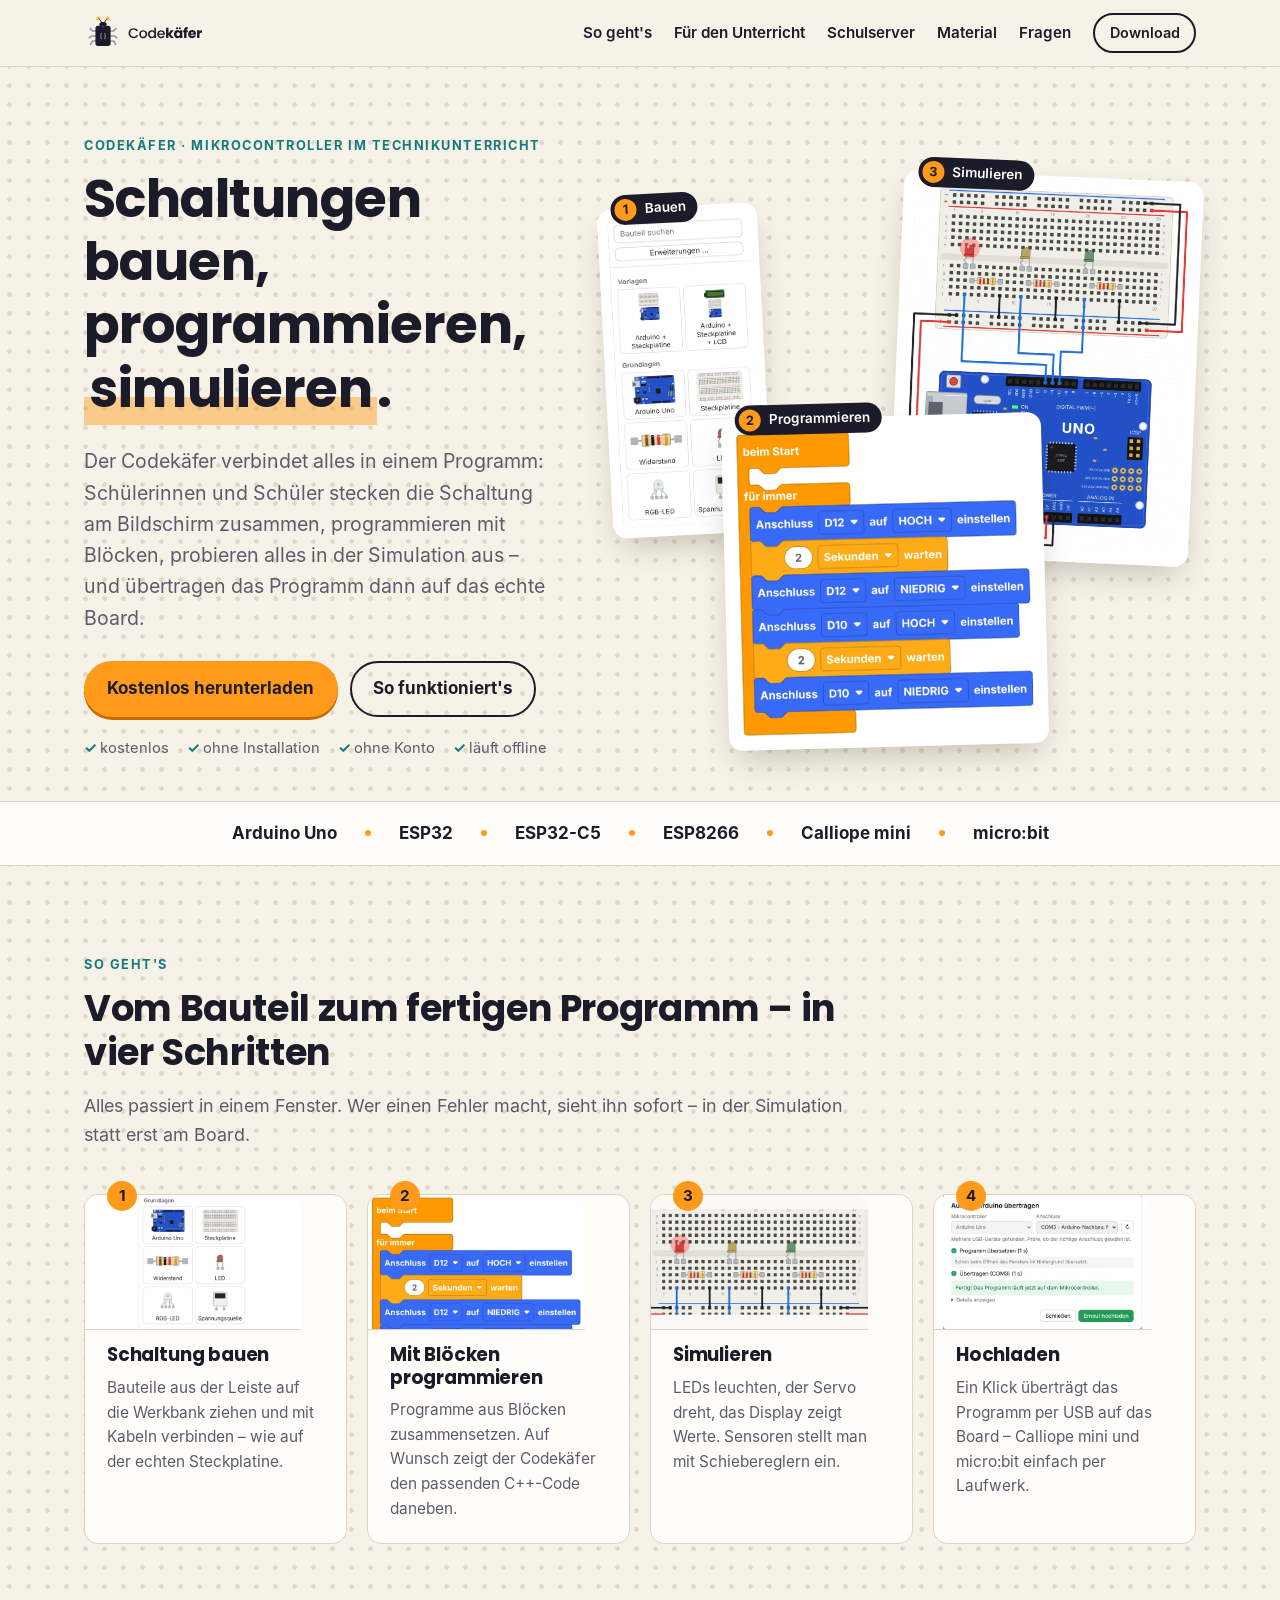
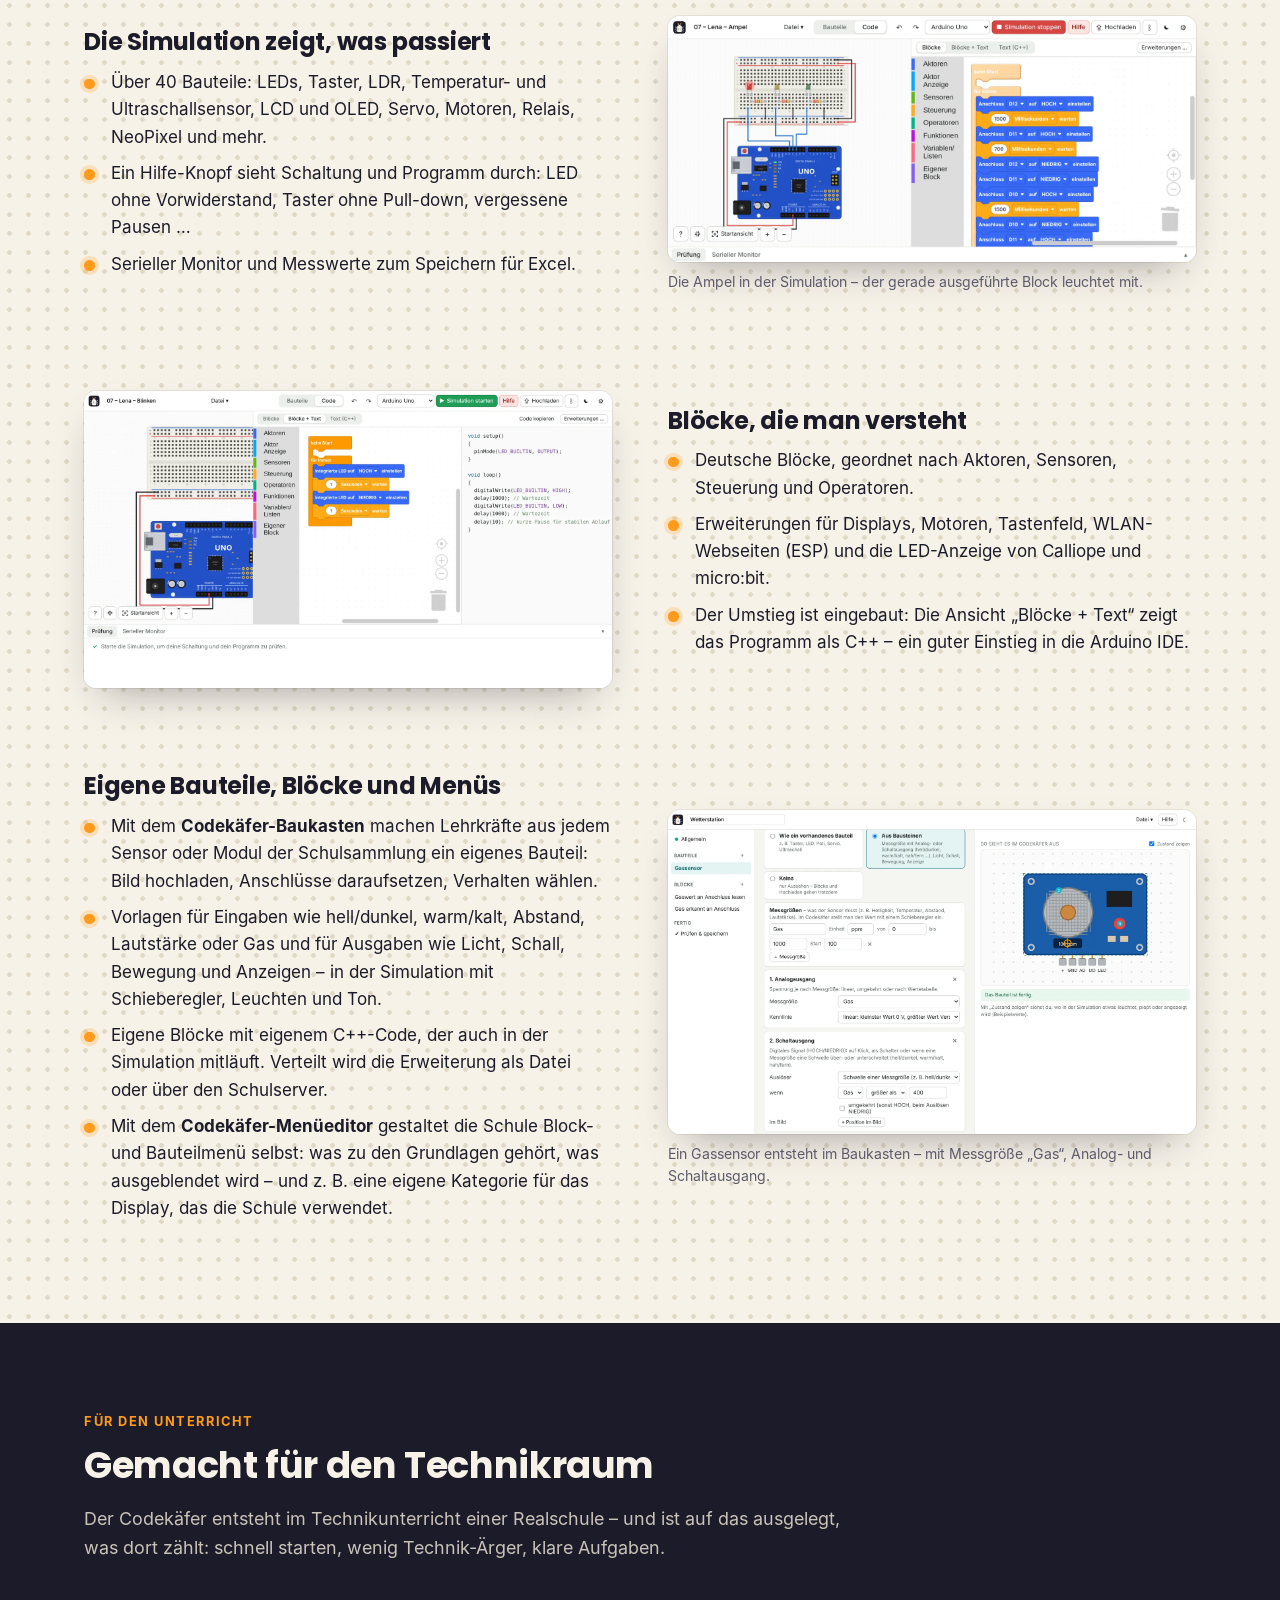
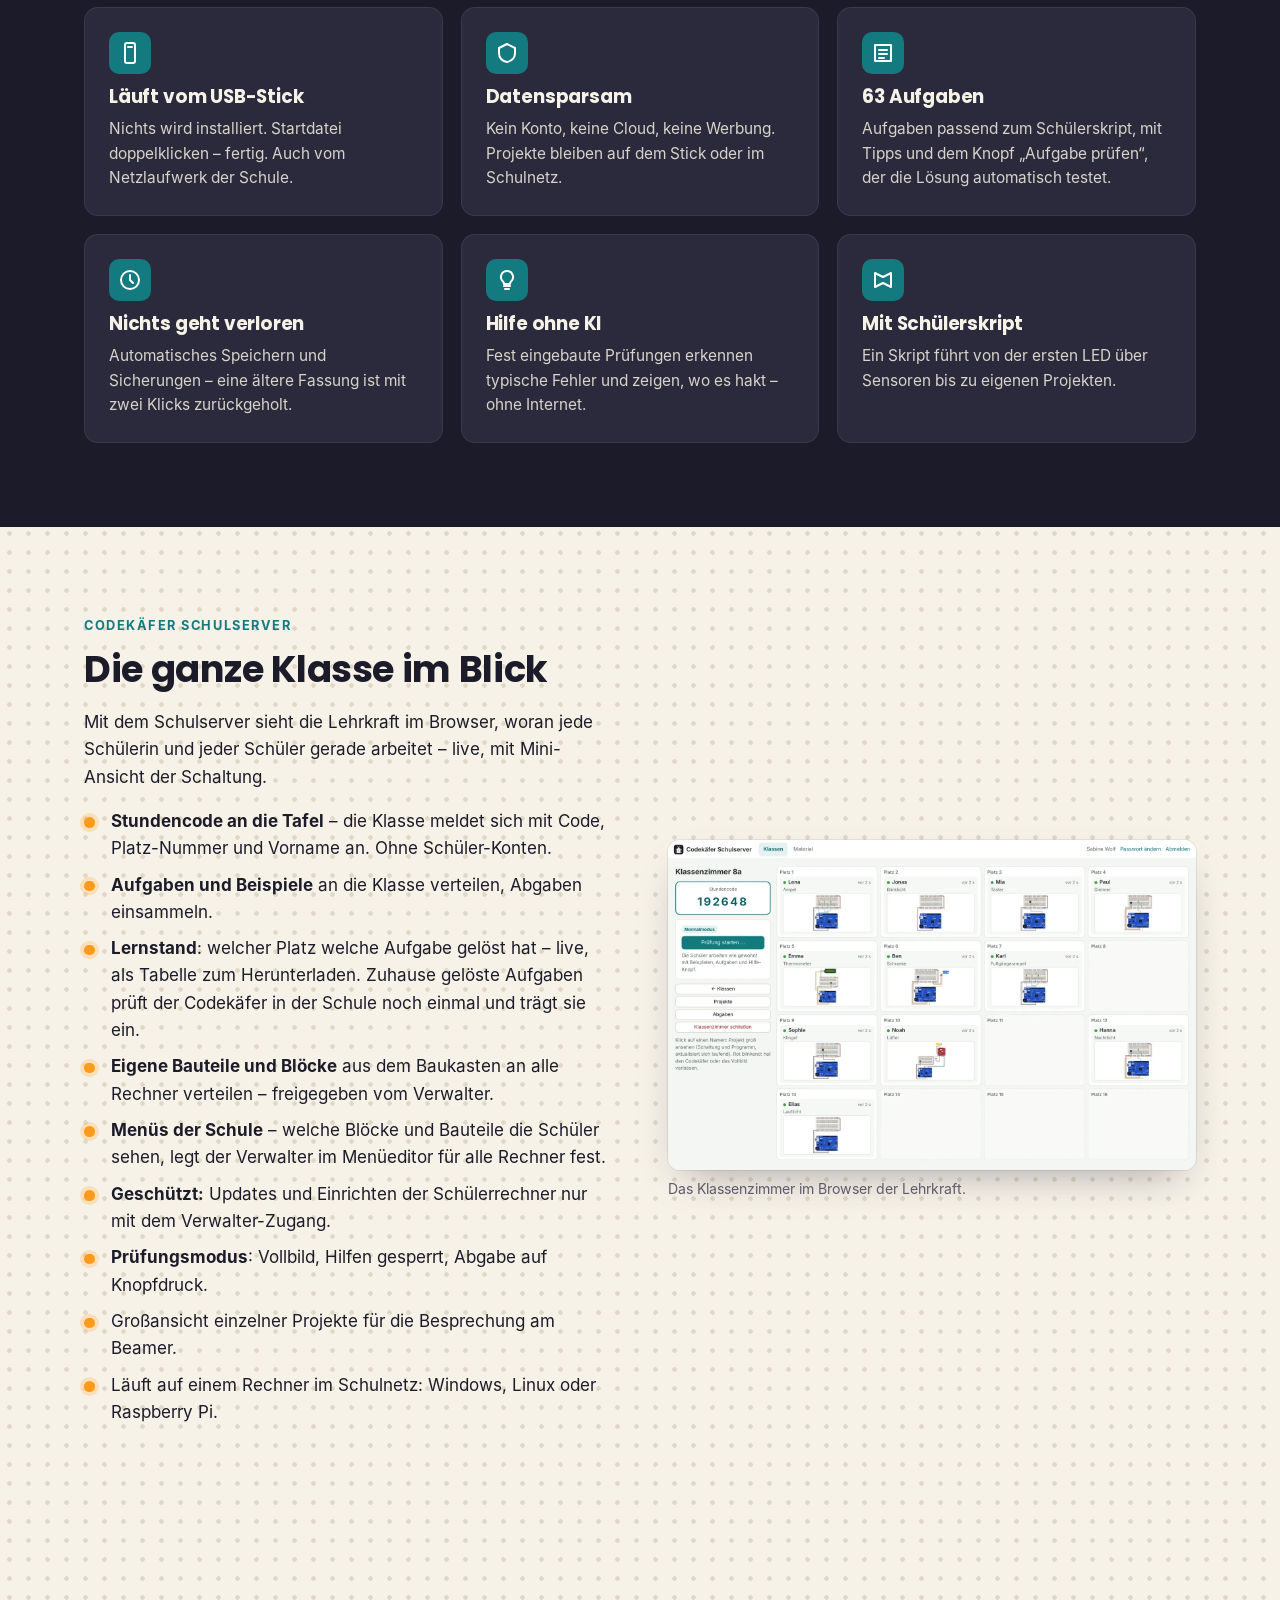
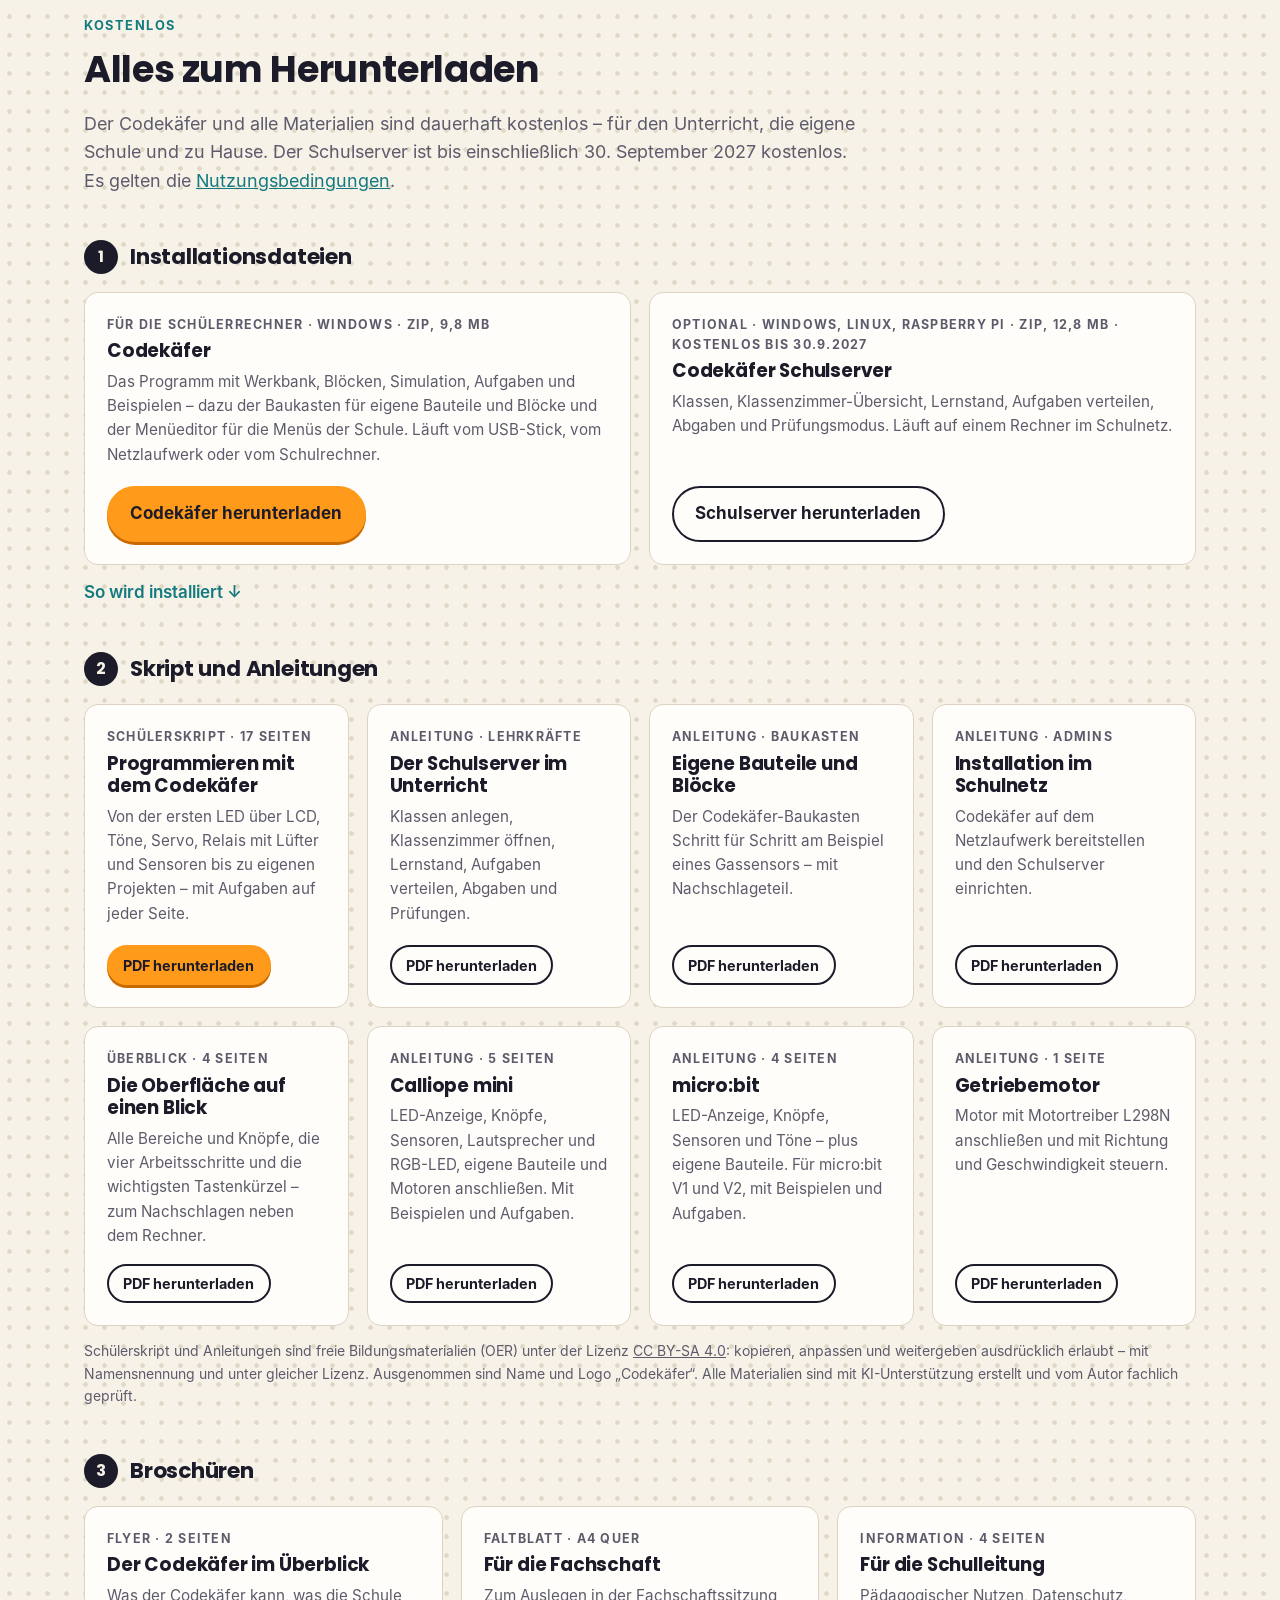
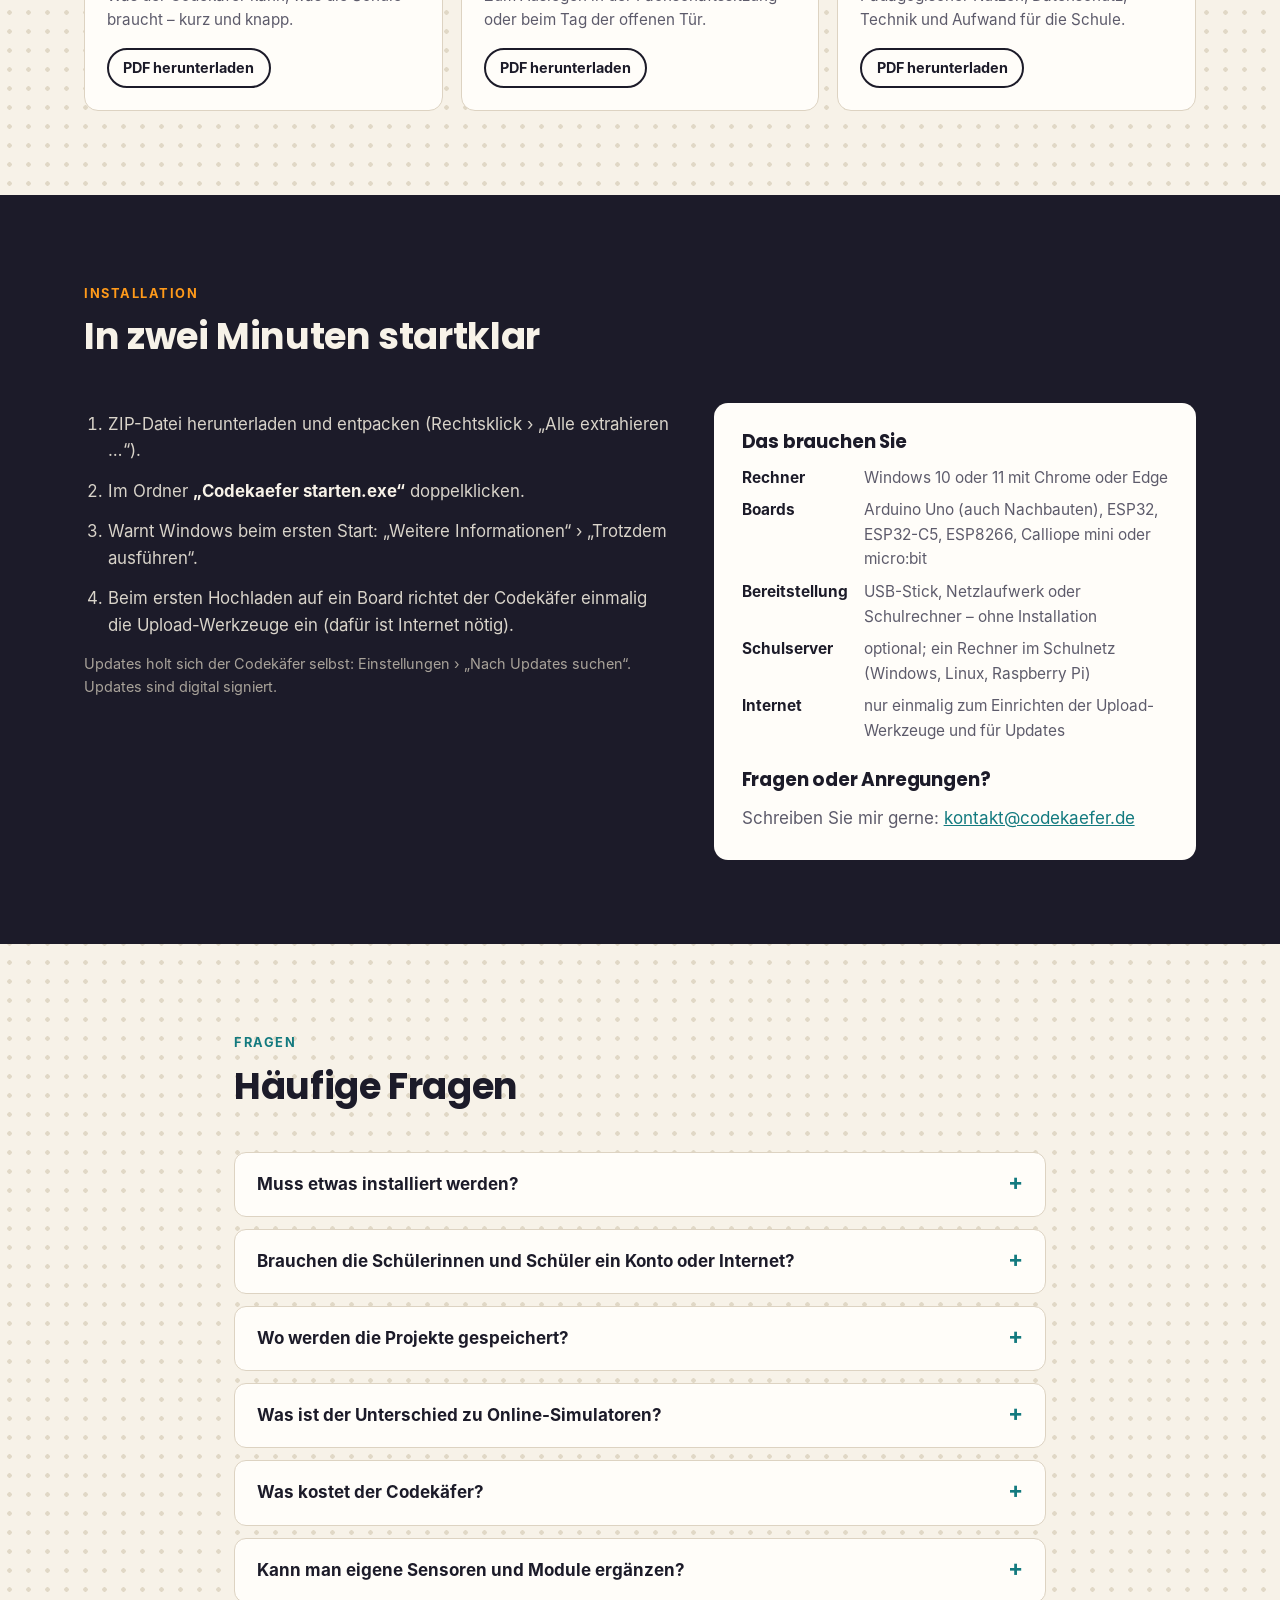
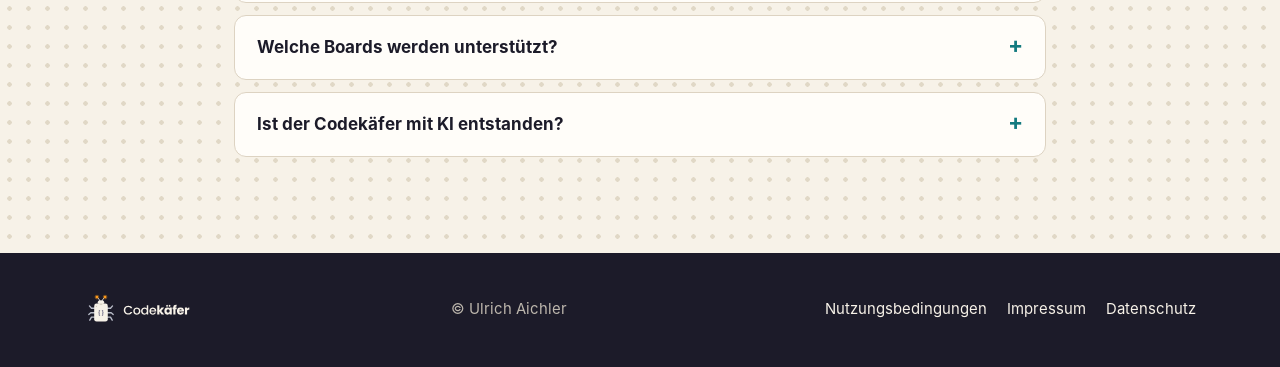
<file: index.html>
<!doctype html>
<html lang="de">
<head>
<meta charset="utf-8">
<meta name="viewport" content="width=device-width, initial-scale=1">
<title>Codekäfer – Arduino mit Blöcken programmieren und simulieren</title>
<meta name="description" content="Kostenlose Lernumgebung für den Technikunterricht: Schaltung bauen, mit Blöcken programmieren, simulieren und auf Arduino, ESP32, Calliope mini oder micro:bit laden.">
<link rel="canonical" href="https://codekaefer.de/">
<meta name="robots" content="index, follow">
<link rel="icon" href="img/favicon.svg" type="image/svg+xml">
<link rel="icon" href="img/favicon-32.png" sizes="32x32">
<link rel="apple-touch-icon" href="img/apple-touch-icon.png">
<link rel="stylesheet" href="css/stil.css?v=9">
<meta property="og:type" content="website">
<meta property="og:locale" content="de_DE">
<meta property="og:site_name" content="Codekäfer">
<meta property="og:url" content="https://codekaefer.de/">
<meta property="og:title" content="Codekäfer – Schaltungen bauen, programmieren, simulieren">
<meta property="og:description" content="Kostenlose, blockbasierte Lernumgebung für Mikrocontroller im Technikunterricht – offline, ohne Schülerkonten, mit echter Hardware.">
<meta property="og:image" content="https://codekaefer.de/img/vorschau.png">
<meta property="og:image:width" content="1200">
<meta property="og:image:height" content="630">
<meta name="twitter:card" content="summary_large_image">
<script type="application/ld+json">{"@context": "https://schema.org", "@type": "WebSite", "name": "Codekäfer", "alternateName": ["Codekaefer", "Codekäfer Schulserver"], "url": "https://codekaefer.de/", "inLanguage": "de"}</script>
<script type="application/ld+json">{"@context": "https://schema.org", "@type": "SoftwareApplication", "name": "Codekäfer", "alternateName": "Codekaefer", "url": "https://codekaefer.de/", "description": "Blockbasierte Lernumgebung für den Technikunterricht: Schaltungen bauen, mit Blöcken programmieren, simulieren und auf Arduino, ESP32, ESP8266, Calliope mini oder micro:bit übertragen.", "applicationCategory": "EducationalApplication", "operatingSystem": "Windows 10, Windows 11", "inLanguage": "de", "offers": {"@type": "Offer", "price": "0", "priceCurrency": "EUR"}, "author": {"@type": "Person", "name": "Ulrich Aichler"}, "audience": {"@type": "EducationalAudience", "educationalRole": ["teacher", "student"]}, "image": "https://codekaefer.de/img/vorschau.png", "keywords": "Arduino, Blockprogrammierung, Simulation, Technikunterricht, ESP32, Calliope mini, micro:bit, Schule, offline"}</script>
<script type="application/ld+json">{"@context": "https://schema.org", "@type": "FAQPage", "mainEntity": [{"@type": "Question", "name": "Muss etwas installiert werden?", "acceptedAnswer": {"@type": "Answer", "text": "Nein. Der Codekäfer startet mit einem Doppelklick und öffnet sich in einem Chrome- bzw. Edge-Fenster. Er läuft vom USB-Stick, vom Netzlaufwerk oder von einem Schulrechner."}}, {"@type": "Question", "name": "Brauchen die Schülerinnen und Schüler ein Konto oder Internet?", "acceptedAnswer": {"@type": "Answer", "text": "Nein. Es gibt keine Anmeldung bei einem Online-Dienst. Internet wird nur einmal zum Einrichten der Upload-Werkzeuge und für Updates gebraucht. Mit dem Schulserver melden sich die Schüler nur mit Stundencode, Platz-Nummer und Vorname an."}}, {"@type": "Question", "name": "Wo werden die Projekte gespeichert?", "acceptedAnswer": {"@type": "Answer", "text": "Auf dem Stick, im persönlichen Ordner im Schulnetz oder – mit Schulserver – auf dem Server der Schule. Keine Daten verlassen die Schule."}}, {"@type": "Question", "name": "Was ist der Unterschied zu Online-Simulatoren?", "acceptedAnswer": {"@type": "Answer", "text": "Der Codekäfer verbindet Schaltung, Blöcke, Simulation und das Hochladen auf das echte Board in einem Programm – ohne Konto und ohne Cloud. Dazu kommen Aufgaben mit automatischer Prüfung, ein Schülerskript und auf Wunsch der Schulserver mit Klassenzimmer und Prüfungsmodus."}}, {"@type": "Question", "name": "Was kostet der Codekäfer?", "acceptedAnswer": {"@type": "Answer", "text": "Der Codekäfer für die Schülerrechner und alle Materialien – Skript, Anleitungen, Broschüren – sind dauerhaft kostenlos. Der Schulserver ist bis einschließlich 30. September 2027 kostenlos. Danach braucht jede Schule eine Lizenz, Updates inklusive. Läuft die kostenlose Zeit ab, gehen keine Daten verloren: Klassen, Projekte und Abgaben bleiben erhalten."}}, {"@type": "Question", "name": "Kann man eigene Sensoren und Module ergänzen?", "acceptedAnswer": {"@type": "Answer", "text": "Ja. Mit dem Codekäfer-Baukasten erstellen Lehrkräfte eigene Bauteile (mit eigenem Bild und Verhalten in der Simulation) und eigene Blöcke mit C++-Code – meist mit einer Vorlage in wenigen Minuten. Die Erweiterung wird als Datei weitergegeben oder über den Schulserver an alle Rechner verteilt – dort spielt sie der Verwalter ein. Projekte bringen ihre Erweiterungen selbst mit; in der Schulversion gelten aber nur die freigegebenen."}}, {"@type": "Question", "name": "Welche Boards werden unterstützt?", "acceptedAnswer": {"@type": "Answer", "text": "Arduino Uno (auch Nachbauten mit CH340), ESP32, ESP32-C5, ESP8266, Calliope mini und micro:bit. Vorhandene Sets der Schule lassen sich weiter nutzen."}}, {"@type": "Question", "name": "Ist der Codekäfer mit KI entstanden?", "acceptedAnswer": {"@type": "Answer", "text": "Ja. Der Codekäfer wurde von Ulrich Aichler konzipiert und mit Unterstützung von KI (Claude, Anthropic) programmiert; getestet und verantwortet von Ulrich Aichler. Der Codekäfer selbst enthält keine KI und sendet keine Daten an KI-Dienste – auch keine Schülerdaten."}}]}</script>
</head>
<body>

<header class="kopf">
  <div class="wrap">
    <a class="logo" href="#top" aria-label="Codekäfer – zum Seitenanfang"><img src="img/codekaefer-logo.svg" alt="Codekäfer" width="122" height="38"></a>
    <nav aria-label="Hauptmenü">
      <a href="#so-gehts">So geht's</a>
      <a href="#unterricht">Für den Unterricht</a>
      <a href="#schulserver">Schulserver</a>
      <a href="#download">Material</a>
      <a href="#fragen">Fragen</a>
      <a class="knopf klein rand" href="#download">Download</a>
    </nav>
  </div>
</header>

<main id="top">

<section class="held">
  <div class="wrap">
    <div>
      <span class="kicker">Codekäfer · Mikrocontroller im Technikunterricht</span>
      <h1>Schaltungen bauen, programmieren, <span class="mark">simulieren</span>.</h1>
      <p class="unter">Der Codekäfer verbindet alles in einem Programm: Schülerinnen und Schüler stecken die Schaltung am Bildschirm zusammen, programmieren mit Blöcken, probieren alles in der Simulation aus – und übertragen das Programm dann auf das echte Board.</p>
      <div class="knoepfe">
        <a class="knopf voll" href="#download">Kostenlos herunterladen</a>
        <a class="knopf rand" href="#so-gehts">So funktioniert's</a>
      </div>
      <div class="klein-info"><span>kostenlos</span><span>ohne Installation</span><span>ohne Konto</span><span>läuft offline</span></div>
    </div>
    <div class="collage" aria-label="Bauen, programmieren, simulieren">
      <figure class="karte-b k1"><img src="img/held_bauteile.webp" width="375" height="827" alt="Bauteilleiste mit Arduino, Steckplatine, Widerstand und LED"><figcaption><b>1</b> Bauen</figcaption></figure>
      <figure class="karte-b k2"><img src="img/held_bloecke.webp" width="860" height="892" alt="Programm aus Blöcken: Anschlüsse ein- und ausschalten, warten"><figcaption><b>2</b> Programmieren</figcaption></figure>
      <figure class="karte-b k3"><img src="img/held_simulation.webp" width="900" height="1173" alt="Simulation: die rote LED der Ampel leuchtet"><figcaption><b>3</b> Simulieren</figcaption></figure>
    </div>
  </div>
</section>

<div class="boards">
  <div class="wrap">
    <b>Arduino Uno</b><span class="sep"></span><b>ESP32</b><span class="sep"></span><b>ESP32-C5</b><span class="sep"></span><b>ESP8266</b><span class="sep"></span><b>Calliope mini</b><span class="sep"></span><b>micro:bit</b>
  </div>
</div>

<section class="abschnitt" id="so-gehts">
  <div class="wrap">
    <div class="kopfzeile">
      <span class="kicker">So geht's</span>
      <h2>Vom Bauteil zum fertigen Programm – in vier Schritten</h2>
      <p>Alles passiert in einem Fenster. Wer einen Fehler macht, sieht ihn sofort – in der Simulation statt erst am Board.</p>
    </div>
    <div class="schritte">
      <div class="schritt"><img src="img/schritt_bauen.webp" width="640" height="400" alt="" loading="lazy"><h3>Schaltung bauen</h3><p>Bauteile aus der Leiste auf die Werkbank ziehen und mit Kabeln verbinden – wie auf der echten Steckplatine.</p></div>
      <div class="schritt"><img src="img/schritt_programmieren.webp" width="640" height="400" alt="" loading="lazy"><h3>Mit Blöcken programmieren</h3><p>Programme aus Blöcken zusammensetzen. Auf Wunsch zeigt der Codekäfer den passenden C++-Code daneben.</p></div>
      <div class="schritt"><img src="img/schritt_simulieren.webp" width="640" height="400" alt="" loading="lazy"><h3>Simulieren</h3><p>LEDs leuchten, der Servo dreht, das Display zeigt Werte. Sensoren stellt man mit Schiebereglern ein.</p></div>
      <div class="schritt"><img src="img/schritt_hochladen.webp" width="640" height="400" alt="" loading="lazy"><h3>Hochladen</h3><p>Ein Klick überträgt das Programm per USB auf das Board – Calliope mini und micro:bit einfach per Laufwerk.</p></div>
    </div>

    <div class="zeile" style="margin-top:72px">
      <div>
        <h3 style="font-size:1.5rem">Die Simulation zeigt, was passiert</h3>
        <ul>
          <li>Über 40 Bauteile: LEDs, Taster, LDR, Temperatur- und Ultraschallsensor, LCD und OLED, Servo, Motoren, Relais, NeoPixel und mehr.</li>
          <li>Ein Hilfe-Knopf sieht Schaltung und Programm durch: LED ohne Vorwiderstand, Taster ohne Pull-down, vergessene Pausen …</li>
          <li>Serieller Monitor und Messwerte zum Speichern für Excel.</li>
        </ul>
      </div>
      <div><div class="rahmen"><video src="img/simulation.mp4" poster="img/simulation-poster.webp" width="1440" height="672" autoplay muted loop playsinline preload="metadata" aria-label="Laufende Simulation: Die Ampel schaltet, der gerade ausgeführte Block ist hervorgehoben"></video></div><p class="unterschrift">Die Ampel in der Simulation – der gerade ausgeführte Block leuchtet mit.</p></div>
    </div>
    <div class="zeile umgekehrt">
      <div>
        <h3 style="font-size:1.5rem">Blöcke, die man versteht</h3>
        <ul>
          <li>Deutsche Blöcke, geordnet nach Aktoren, Sensoren, Steuerung und Operatoren.</li>
          <li>Erweiterungen für Displays, Motoren, Tastenfeld, WLAN-Webseiten (ESP) und die LED-Anzeige von Calliope und micro:bit.</li>
          <li>Der Umstieg ist eingebaut: Die Ansicht „Blöcke + Text“ zeigt das Programm als C++ – ein guter Einstieg in die Arduino IDE.</li>
        </ul>
      </div>
      <div><div class="rahmen"><img src="img/code_text.webp" width="1600" height="900" alt="Blöcke und der passende C++-Code nebeneinander" loading="lazy"></div></div>
    </div>
    <div class="zeile">
      <div>
        <h3 style="font-size:1.5rem">Eigene Bauteile, Blöcke und Menüs</h3>
        <ul>
          <li>Mit dem <b>Codekäfer-Baukasten</b> machen Lehrkräfte aus jedem Sensor oder Modul der Schulsammlung ein eigenes Bauteil: Bild hochladen, Anschlüsse daraufsetzen, Verhalten wählen.</li>
          <li>Vorlagen für Eingaben wie hell/dunkel, warm/kalt, Abstand, Lautstärke oder Gas und für Ausgaben wie Licht, Schall, Bewegung und Anzeigen – in der Simulation mit Schieberegler, Leuchten und Ton.</li>
          <li>Eigene Blöcke mit eigenem C++-Code, der auch in der Simulation mitläuft. Verteilt wird die Erweiterung als Datei oder über den Schulserver.</li>
          <li>Mit dem <b>Codekäfer-Menüeditor</b> gestaltet die Schule Block- und Bauteilmenü selbst: was zu den Grundlagen gehört, was ausgeblendet wird – und z. B. eine eigene Kategorie für das Display, das die Schule verwendet.</li>
        </ul>
      </div>
      <div><div class="rahmen"><img src="img/baukasten.webp" width="1600" height="983" alt="Der Codekäfer-Baukasten: ein Gassensor-Modul mit Bild, Anschlüssen und Messgröße" loading="lazy"></div><p class="unterschrift">Ein Gassensor entsteht im Baukasten – mit Messgröße „Gas“, Analog- und Schaltausgang.</p></div>
    </div>
  </div>
</section>

<section class="abschnitt dunkel" id="unterricht">
  <div class="wrap">
    <div class="kopfzeile">
      <span class="kicker">Für den Unterricht</span>
      <h2>Gemacht für den Technikraum</h2>
      <p>Der Codekäfer entsteht im Technikunterricht einer Realschule – und ist auf das ausgelegt, was dort zählt: schnell starten, wenig Technik-Ärger, klare Aufgaben.</p>
    </div>
    <div class="kacheln">
      <div class="kachel"><div class="sym"><svg viewBox="0 0 24 24"><rect x="7" y="2" width="10" height="20" rx="2"/><path d="M10 6h4"/></svg></div><h3>Läuft vom USB-Stick</h3><p>Nichts wird installiert. Startdatei doppelklicken – fertig. Auch vom Netzlaufwerk der Schule.</p></div>
      <div class="kachel"><div class="sym"><svg viewBox="0 0 24 24"><path d="M12 3l8 4v5c0 5-3.5 8-8 9-4.5-1-8-4-8-9V7z"/></svg></div><h3>Datensparsam</h3><p>Kein Konto, keine Cloud, keine Werbung. Projekte bleiben auf dem Stick oder im Schulnetz.</p></div>
      <div class="kachel"><div class="sym"><svg viewBox="0 0 24 24"><path d="M4 4h16v16H4z"/><path d="M8 9h8M8 13h8M8 17h5"/></svg></div><h3>63 Aufgaben</h3><p>Aufgaben passend zum Schülerskript, mit Tipps und dem Knopf „Aufgabe prüfen“, der die Lösung automatisch testet.</p></div>
      <div class="kachel"><div class="sym"><svg viewBox="0 0 24 24"><circle cx="12" cy="12" r="9"/><path d="M12 7v5l3 3"/></svg></div><h3>Nichts geht verloren</h3><p>Automatisches Speichern und Sicherungen – eine ältere Fassung ist mit zwei Klicks zurückgeholt.</p></div>
      <div class="kachel"><div class="sym"><svg viewBox="0 0 24 24"><path d="M9 18h6M10 21h4M12 3a6 6 0 0 0-4 10.5c.8.8 1 1.5 1 2.5h6c0-1 .2-1.7 1-2.5A6 6 0 0 0 12 3z"/></svg></div><h3>Hilfe ohne KI</h3><p>Fest eingebaute Prüfungen erkennen typische Fehler und zeigen, wo es hakt – ohne Internet.</p></div>
      <div class="kachel"><div class="sym"><svg viewBox="0 0 24 24"><path d="M4 19V5l8 4 8-4v14l-8-4z"/></svg></div><h3>Mit Schülerskript</h3><p>Ein Skript führt von der ersten LED über Sensoren bis zu eigenen Projekten.</p></div>
    </div>
  </div>
</section>

<section class="abschnitt hell" id="schulserver">
  <div class="wrap">
    <div class="zeile">
      <div>
        <span class="kicker">Codekäfer Schulserver</span>
        <h2>Die ganze Klasse im Blick</h2>
        <p>Mit dem Schulserver sieht die Lehrkraft im Browser, woran jede Schülerin und jeder Schüler gerade arbeitet – live, mit Mini-Ansicht der Schaltung.</p>
        <ul>
          <li><b>Stundencode an die Tafel</b> – die Klasse meldet sich mit Code, Platz-Nummer und Vorname an. Ohne Schüler-Konten.</li>
          <li><b>Aufgaben und Beispiele</b> an die Klasse verteilen, Abgaben einsammeln.</li>
          <li><b>Lernstand</b>: welcher Platz welche Aufgabe gelöst hat – live, als Tabelle zum Herunterladen. Zuhause gelöste Aufgaben prüft der Codekäfer in der Schule noch einmal und trägt sie ein.</li>
          <li><b>Eigene Bauteile und Blöcke</b> aus dem Baukasten an alle Rechner verteilen – freigegeben vom Verwalter.</li>
          <li><b>Menüs der Schule</b> – welche Blöcke und Bauteile die Schüler sehen, legt der Verwalter im Menüeditor für alle Rechner fest.</li>
          <li><b>Geschützt:</b> Updates und Einrichten der Schülerrechner nur mit dem Verwalter-Zugang.</li>
          <li><b>Prüfungsmodus</b>: Vollbild, Hilfen gesperrt, Abgabe auf Knopfdruck.</li>
          <li>Großansicht einzelner Projekte für die Besprechung am Beamer.</li>
          <li>Läuft auf einem Rechner im Schulnetz: Windows, Linux oder Raspberry Pi.</li>
        </ul>
      </div>
      <div>
        <div class="rahmen"><img src="img/klassenzimmer.webp" width="1600" height="1000" alt="Das virtuelle Klassenzimmer: Kacheln aller Schülerplätze mit Mini-Ansicht der Schaltung" loading="lazy"></div>
        <p class="unterschrift">Das Klassenzimmer im Browser der Lehrkraft.</p>
      </div>
    </div>
  </div>
</section>

<section class="abschnitt" id="download">
  <div class="wrap">
    <div class="kopfzeile">
      <span class="kicker">Kostenlos</span>
      <h2>Alles zum Herunterladen</h2>
      <p>Der Codekäfer und alle Materialien sind dauerhaft kostenlos – für den Unterricht, die eigene Schule und zu Hause. Der Schulserver ist bis einschließlich 30. September 2027 kostenlos. Es gelten die <a href="nutzungsbedingungen.html">Nutzungsbedingungen</a>.</p>
    </div>

    <h3 class="gruppe"><span>1</span> Installationsdateien</h3>
    <div class="material zwei">
      <div class="mat"><span class="art">Für die Schülerrechner · Windows · ZIP, 9,8 MB</span><h3>Codekäfer</h3><p>Das Programm mit Werkbank, Blöcken, Simulation, Aufgaben und Beispielen – dazu der Baukasten für eigene Bauteile und Blöcke und der Menüeditor für die Menüs der Schule. Läuft vom USB-Stick, vom Netzlaufwerk oder vom Schulrechner.</p><a class="knopf voll" href="https://github.com/werkstatt-aic/codekaefer-webseite/releases/latest/download/Codekaefer.zip">Codekäfer herunterladen</a></div>
      <div class="mat"><span class="art">Optional · Windows, Linux, Raspberry Pi · ZIP, 12,8 MB · kostenlos bis 30.9.2027</span><h3>Codekäfer Schulserver</h3><p>Klassen, Klassenzimmer-Übersicht, Lernstand, Aufgaben verteilen, Abgaben und Prüfungsmodus. Läuft auf einem Rechner im Schulnetz.</p><a class="knopf rand" href="https://github.com/werkstatt-aic/codekaefer-webseite/releases/latest/download/Codekaefer-Schulserver.zip">Schulserver herunterladen</a></div>
    </div>
    <p class="verweis"><a href="#installation">So wird installiert ↓</a></p>

    <h3 class="gruppe"><span>2</span> Skript und Anleitungen</h3>
    <div class="material vier">
      <div class="mat"><span class="art">Schülerskript · 17 Seiten</span><h3>Programmieren mit dem Codekäfer</h3><p>Von der ersten LED über LCD, Töne, Servo, Relais mit Lüfter und Sensoren bis zu eigenen Projekten – mit Aufgaben auf jeder Seite.</p><a class="knopf klein voll" href="https://github.com/werkstatt-aic/codekaefer-webseite/releases/latest/download/codekaefer-schuelerskript.pdf">PDF herunterladen</a></div>
      <div class="mat"><span class="art">Anleitung · Lehrkräfte</span><h3>Der Schulserver im Unterricht</h3><p>Klassen anlegen, Klassenzimmer öffnen, Lernstand, Aufgaben verteilen, Abgaben und Prüfungen.</p><a class="knopf klein rand" href="https://github.com/werkstatt-aic/codekaefer-webseite/releases/latest/download/codekaefer-schulserver-lehrkraefte.pdf">PDF herunterladen</a></div>
      <div class="mat"><span class="art">Anleitung · Baukasten</span><h3>Eigene Bauteile und Blöcke</h3><p>Der Codekäfer-Baukasten Schritt für Schritt am Beispiel eines Gassensors – mit Nachschlageteil.</p><a class="knopf klein rand" href="https://github.com/werkstatt-aic/codekaefer-webseite/releases/latest/download/codekaefer-baukasten-anleitung.pdf">PDF herunterladen</a></div>
      <div class="mat"><span class="art">Anleitung · Admins</span><h3>Installation im Schulnetz</h3><p>Codekäfer auf dem Netzlaufwerk bereitstellen und den Schulserver einrichten.</p><a class="knopf klein rand" href="https://github.com/werkstatt-aic/codekaefer-webseite/releases/latest/download/codekaefer-installation-admins.pdf">PDF herunterladen</a></div>
    </div>
    <div class="material vier" style="margin-top:18px">
      <div class="mat"><span class="art">Überblick · 4 Seiten</span><h3>Die Oberfläche auf einen Blick</h3><p>Alle Bereiche und Knöpfe, die vier Arbeitsschritte und die wichtigsten Tastenkürzel – zum Nachschlagen neben dem Rechner.</p><a class="knopf klein rand" href="https://github.com/werkstatt-aic/codekaefer-webseite/releases/latest/download/codekaefer-ueberblick.pdf">PDF herunterladen</a></div>
      <div class="mat"><span class="art">Anleitung · 5 Seiten</span><h3>Calliope mini</h3><p>LED-Anzeige, Knöpfe, Sensoren, Lautsprecher und RGB-LED, eigene Bauteile und Motoren anschließen. Mit Beispielen und Aufgaben.</p><a class="knopf klein rand" href="https://github.com/werkstatt-aic/codekaefer-webseite/releases/latest/download/codekaefer-anleitung-calliope-mini.pdf">PDF herunterladen</a></div>
      <div class="mat"><span class="art">Anleitung · 4 Seiten</span><h3>micro:bit</h3><p>LED-Anzeige, Knöpfe, Sensoren und Töne – plus eigene Bauteile. Für micro:bit V1 und V2, mit Beispielen und Aufgaben.</p><a class="knopf klein rand" href="https://github.com/werkstatt-aic/codekaefer-webseite/releases/latest/download/codekaefer-anleitung-microbit.pdf">PDF herunterladen</a></div>
      <div class="mat"><span class="art">Anleitung · 1 Seite</span><h3>Getriebemotor</h3><p>Motor mit Motortreiber L298N anschließen und mit Richtung und Geschwindigkeit steuern.</p><a class="knopf klein rand" href="https://github.com/werkstatt-aic/codekaefer-webseite/releases/latest/download/codekaefer-anleitung-getriebemotor.pdf">PDF herunterladen</a></div>
    </div>
    <p class="lizenz-notiz">Schülerskript und Anleitungen sind freie Bildungsmaterialien (OER) unter der Lizenz <a href="https://creativecommons.org/licenses/by-sa/4.0/deed.de" rel="license">CC BY-SA 4.0</a>: kopieren, anpassen und weitergeben ausdrücklich erlaubt – mit Namensnennung und unter gleicher Lizenz. Ausgenommen sind Name und Logo „Codekäfer“. Alle Materialien sind mit KI-Unterstützung erstellt und vom Autor fachlich geprüft.</p>

    <h3 class="gruppe"><span>3</span> Broschüren</h3>
    <div class="material">
      <div class="mat"><span class="art">Flyer · 2 Seiten</span><h3>Der Codekäfer im Überblick</h3><p>Was der Codekäfer kann, was die Schule braucht – kurz und knapp.</p><a class="knopf klein rand" href="https://github.com/werkstatt-aic/codekaefer-webseite/releases/latest/download/codekaefer-flyer.pdf">PDF herunterladen</a></div>
      <div class="mat"><span class="art">Faltblatt · A4 quer</span><h3>Für die Fachschaft</h3><p>Zum Auslegen in der Fachschaftssitzung oder beim Tag der offenen Tür.</p><a class="knopf klein rand" href="https://github.com/werkstatt-aic/codekaefer-webseite/releases/latest/download/codekaefer-faltblatt.pdf">PDF herunterladen</a></div>
      <div class="mat"><span class="art">Information · 4 Seiten</span><h3>Für die Schulleitung</h3><p>Pädagogischer Nutzen, Datenschutz, Technik und Aufwand für die Schule.</p><a class="knopf klein rand" href="https://github.com/werkstatt-aic/codekaefer-webseite/releases/latest/download/codekaefer-info-schulleitung.pdf">PDF herunterladen</a></div>
    </div>
  </div>
</section>

<section class="abschnitt dunkel" id="installation">
  <div class="wrap">
    <div class="kopfzeile">
      <span class="kicker">Installation</span>
      <h2>In zwei Minuten startklar</h2>
    </div>
    <div class="anfrage">
      <div>
        <ol class="schritte-liste">
          <li>ZIP-Datei herunterladen und entpacken (Rechtsklick › „Alle extrahieren …“).</li>
          <li>Im Ordner <b>„Codekaefer starten.exe“</b> doppelklicken.</li>
          <li>Warnt Windows beim ersten Start: „Weitere Informationen“ › „Trotzdem ausführen“.</li>
          <li>Beim ersten Hochladen auf ein Board richtet der Codekäfer einmalig die Upload-Werkzeuge ein (dafür ist Internet nötig).</li>
        </ol>
        <p class="klein">Updates holt sich der Codekäfer selbst: Einstellungen › „Nach Updates suchen“. Updates sind digital signiert.</p>
      </div>
      <div class="karte">
        <h3>Das brauchen Sie</h3>
        <dl>
          <dt>Rechner</dt><dd>Windows 10 oder 11 mit Chrome oder Edge</dd>
          <dt>Boards</dt><dd>Arduino Uno (auch Nachbauten), ESP32, ESP32-C5, ESP8266, Calliope mini oder micro:bit</dd>
          <dt>Bereitstellung</dt><dd>USB-Stick, Netzlaufwerk oder Schulrechner – ohne Installation</dd>
          <dt>Schulserver</dt><dd>optional; ein Rechner im Schulnetz (Windows, Linux, Raspberry Pi)</dd>
          <dt>Internet</dt><dd>nur einmalig zum Einrichten der Upload-Werkzeuge und für Updates</dd>
        </dl>
        <h3 style="margin-top:1.4em">Fragen oder Anregungen?</h3>
        <p style="margin:0">Schreiben Sie mir gerne: <a href="mailto:kontakt@codekaefer.de?subject=Codek%C3%A4fer">kontakt@codekaefer.de</a></p>
      </div>
    </div>
  </div>
</section>

<section class="abschnitt" id="fragen">
  <div class="wrap" style="max-width:860px">
    <div class="kopfzeile">
      <span class="kicker">Fragen</span>
      <h2>Häufige Fragen</h2>
    </div>
    <div class="fragen">
      <details><summary>Muss etwas installiert werden?</summary><p>Nein. Der Codekäfer startet mit einem Doppelklick und öffnet sich in einem Chrome- bzw. Edge-Fenster. Er läuft vom USB-Stick, vom Netzlaufwerk oder von einem Schulrechner.</p></details>
      <details><summary>Brauchen die Schülerinnen und Schüler ein Konto oder Internet?</summary><p>Nein. Es gibt keine Anmeldung bei einem Online-Dienst. Internet wird nur einmal zum Einrichten der Upload-Werkzeuge und für Updates gebraucht. Mit dem Schulserver melden sich die Schüler nur mit Stundencode, Platz-Nummer und Vorname an.</p></details>
      <details><summary>Wo werden die Projekte gespeichert?</summary><p>Auf dem Stick, im persönlichen Ordner im Schulnetz oder – mit Schulserver – auf dem Server der Schule. Keine Daten verlassen die Schule.</p></details>
      <details><summary>Was ist der Unterschied zu Online-Simulatoren?</summary><p>Der Codekäfer verbindet Schaltung, Blöcke, Simulation und das Hochladen auf das echte Board in einem Programm – ohne Konto und ohne Cloud. Dazu kommen Aufgaben mit automatischer Prüfung, ein Schülerskript und auf Wunsch der Schulserver mit Klassenzimmer und Prüfungsmodus.</p></details>
      <details><summary>Was kostet der Codekäfer?</summary><p>Der Codekäfer für die Schülerrechner und alle Materialien – Skript, Anleitungen, Broschüren – sind dauerhaft kostenlos. Der Schulserver ist bis einschließlich 30. September 2027 kostenlos. Danach braucht jede Schule eine Lizenz, Updates inklusive. Läuft die kostenlose Zeit ab, gehen keine Daten verloren: Klassen, Projekte und Abgaben bleiben erhalten.</p></details>
      <details><summary>Kann man eigene Sensoren und Module ergänzen?</summary><p>Ja. Mit dem Codekäfer-Baukasten erstellen Lehrkräfte eigene Bauteile (mit eigenem Bild und Verhalten in der Simulation) und eigene Blöcke mit C++-Code – meist mit einer Vorlage in wenigen Minuten. Die Erweiterung wird als Datei weitergegeben oder über den Schulserver an alle Rechner verteilt – dort spielt sie der Verwalter ein. Projekte bringen ihre Erweiterungen selbst mit; in der Schulversion gelten aber nur die freigegebenen.</p></details>
      <details><summary>Welche Boards werden unterstützt?</summary><p>Arduino Uno (auch Nachbauten mit CH340), ESP32, ESP32-C5, ESP8266, Calliope mini und micro:bit. Vorhandene Sets der Schule lassen sich weiter nutzen.</p></details>
      <details><summary>Ist der Codekäfer mit KI entstanden?</summary><p>Ja. Der Codekäfer wurde von Ulrich Aichler konzipiert und mit Unterstützung von KI (Claude, Anthropic) programmiert; getestet und verantwortet von Ulrich Aichler. Der Codekäfer selbst enthält keine KI und sendet keine Daten an KI-Dienste – auch keine Schülerdaten.</p></details>
    </div>
  </div>
</section>

</main>

<footer class="fuss">
  <div class="wrap">
    <img src="img/codekaefer-logo-dunkel.svg" alt="Codekäfer" width="110" height="34">
    <span>© Ulrich Aichler</span>
    <span><a href="nutzungsbedingungen.html">Nutzungsbedingungen</a><a href="impressum.html">Impressum</a><a href="datenschutz.html">Datenschutz</a></span>
  </div>
</footer>
<script src="js/eigen.js" defer></script>
</body>
</html>
</file>
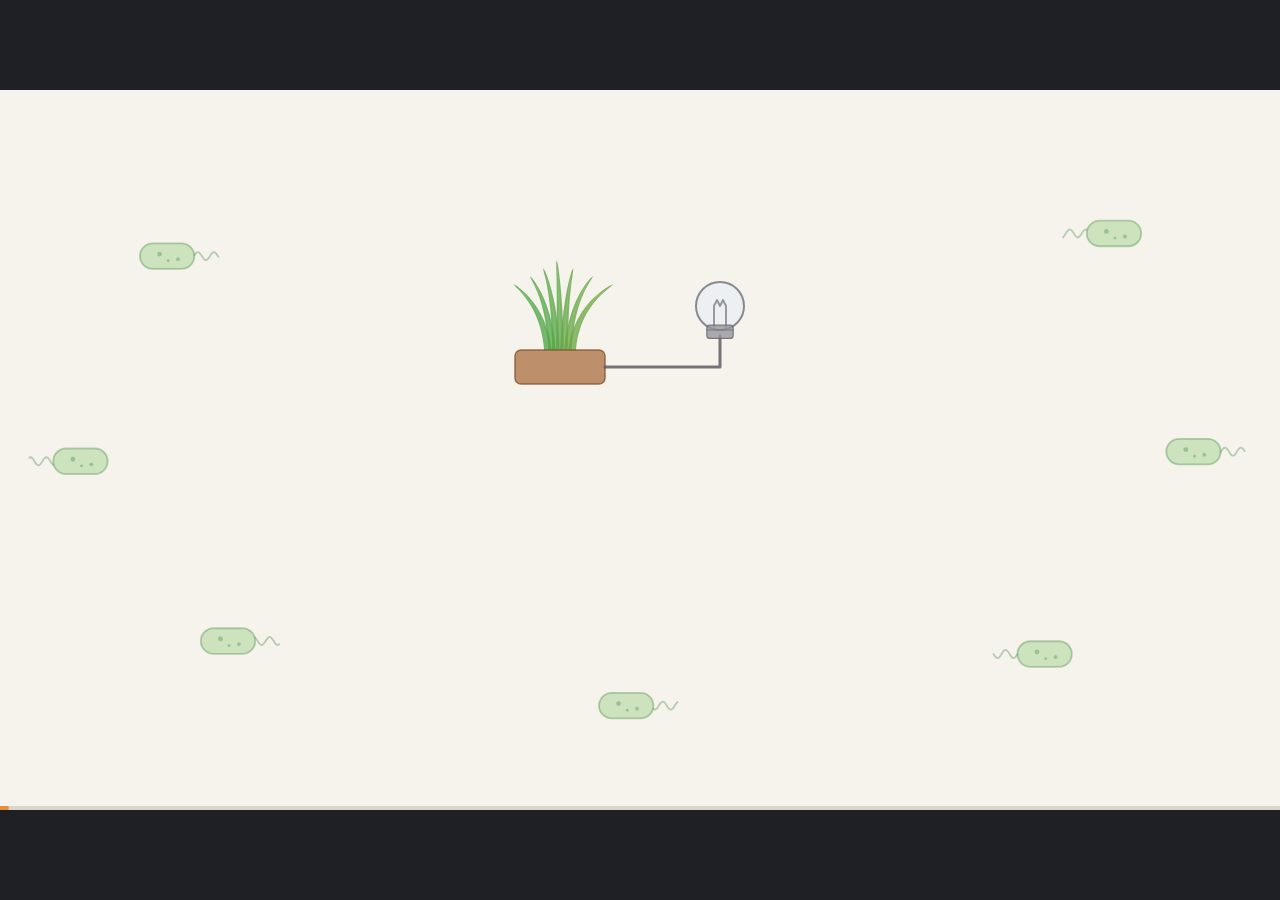
<file: pflanzenstrom-k7q3/index.html>
<!DOCTYPE html>
<html lang="de">
<head>
<meta charset="utf-8">
<title>Strom aus Pflanzen – Wie funktioniert eine Pflanzen-Brennstoffzelle?</title>
<meta name="viewport" content="width=device-width,initial-scale=1">
<meta name="robots" content="noindex, nofollow">
<link rel="icon" href="/img/favicon.svg" type="image/svg+xml">
<link rel="icon" href="/img/favicon-32.png" sizes="32x32">
<style>
  html, body { margin: 0; height: 100%; background: #1e2026; overflow: hidden; }
  #wrap { position: fixed; inset: 0; display: flex; align-items: center; justify-content: center; }
  canvas { display: block; cursor: pointer; }
  #fs { position: fixed; right: 14px; top: 12px; z-index: 2; font: 600 14px "Segoe UI", system-ui, sans-serif;
        background: rgba(255,255,255,.9); color: #222; border: 1px solid #ccc; border-radius: 8px; padding: 6px 10px;
        cursor: pointer; opacity: 0; transition: opacity .3s; }
  body.mouse #fs { opacity: 1; }
  #hint { display: none; position: fixed; left: 0; right: 0; bottom: 18%; text-align: center; color: #e8e6e1;
          font: 600 16px "Segoe UI", system-ui, sans-serif; }
  @media (orientation: portrait) and (max-width: 700px) { #hint { display: block; } }
</style>
</head>
<body>
<div id="wrap"><canvas id="c"></canvas></div>
<div id="hint">↻ Handy quer halten für ein größeres Bild<br>Zum Weiterschalten auf das Bild tippen</div>
<button id="fs" title="Vollbild (Taste F)">⛶ Vollbild</button>
<script>
'use strict';
// ============================================================ setup
const W = 1280, H = 720;
const cv = document.getElementById('c'), ctx = cv.getContext('2d');
let SCALE = 1;
function resize() {
  const dpr = window.devicePixelRatio || 1;
  const s = Math.min(innerWidth / W, innerHeight / H);
  cv.style.width = W * s + 'px'; cv.style.height = H * s + 'px';
  cv.width = Math.round(W * s * dpr); cv.height = Math.round(H * s * dpr);
  SCALE = s * dpr;
}
addEventListener('resize', resize); resize();

const BG = [246, 243, 236], TEXT = [32, 36, 46], MUTED = [100, 106, 118], ACCENT = [232, 128, 30];
const E_COL = [40, 105, 225], E_LINE = [20, 60, 160];
const P_COL = [222, 70, 58], P_LINE = [150, 35, 30];
const SUGAR = [246, 160, 40], SUGAR_LINE = [190, 110, 20];
const BACT = [120, 196, 98], BACT_LINE = [55, 125, 55];
const O2_COL = [205, 238, 250], O2_LINE = [60, 150, 195];
const CO2_C = [110, 112, 120], CO2_O = [200, 200, 205], CO2_LINE = [90, 90, 98];
const WATER = [110, 195, 240];
const SOIL = [150, 108, 70], SOIL_DOT = [125, 88, 55];
const WATER_LAYER = [178, 218, 238], GRAPHITE = [52, 55, 63], ROOT = [236, 218, 175], WIRE = [85, 85, 92];
const WHITE = [255, 255, 255];

const FAM = 'Inter, "Segoe UI", Roboto, "Helvetica Neue", Arial, sans-serif';
const WEIGHT = { Regular: 400, Medium: 500, SemiBold: 600, Bold: 700 };
const F = (size, w) => `${WEIGHT[w] || 400} ${size}px ${FAM}`;

const clamp = (x, a = 0, b = 1) => Math.max(a, Math.min(b, x));
const prog = (t, a, b) => b <= a ? (t >= a ? 1 : 0) : clamp((t - a) / (b - a));
const ease = x => { x = clamp(x); return x * x * (3 - 2 * x); };
const bump = (t, a, b) => (t < a || t > b) ? 0 : Math.sin(Math.PI * (t - a) / (b - a));
const lerp = (a, b, u) => a + (b - a) * u;
const lerp2 = (p, q, u) => [lerp(p[0], q[0], u), lerp(p[1], q[1], u)];
const C = (c, a = 1) => `rgba(${c[0] | 0},${c[1] | 0},${c[2] | 0},${clamp(a)})`;
const dist = (p, q) => Math.hypot(p[0] - q[0], p[1] - q[1]);

function Rng(seed) {
  let s = Math.imul((seed + 1) ^ 0x5bd1e995, 2654435761) >>> 0;
  const r = {
    next() { s |= 0; s = s + 0x6D2B79F5 | 0; let t = Math.imul(s ^ s >>> 15, 1 | s);
      t = t + Math.imul(t ^ t >>> 7, 61 | t) ^ t; return ((t ^ t >>> 14) >>> 0) / 4294967296; },
    uniform(a, b) { return a + (b - a) * this.next(); },
    randrange(n) { return Math.floor(this.next() * n); },
    choice(arr) { return arr[this.randrange(arr.length)]; },
  };
  r.next(); r.next();
  return r;
}

// ============================================================ primitives
function circ(x, y, r, fill, a = 1, outline = null, w = 0) {
  if (a <= 0.01 || r <= 0) return;
  ctx.beginPath(); ctx.arc(x, y, r, 0, Math.PI * 2);
  if (fill) { ctx.fillStyle = C(fill, a); ctx.fill(); }
  if (outline) { ctx.strokeStyle = C(outline, a); ctx.lineWidth = Math.max(0.5, w); ctx.stroke(); }
}
function rrPath(x0, y0, x1, y1, r) {
  r = Math.min(r, (x1 - x0) / 2, (y1 - y0) / 2);
  ctx.beginPath();
  ctx.moveTo(x0 + r, y0); ctx.arcTo(x1, y0, x1, y1, r); ctx.arcTo(x1, y1, x0, y1, r);
  ctx.arcTo(x0, y1, x0, y0, r); ctx.arcTo(x0, y0, x1, y0, r); ctx.closePath();
}
function rrect(x0, y0, x1, y1, r, fill = null, a = 1, outline = null, w = 0) {
  if (a <= 0.01) return;
  rrPath(x0, y0, x1, y1, r);
  if (fill) { ctx.fillStyle = C(fill, a); ctx.fill(); }
  if (outline) { ctx.strokeStyle = C(outline, a); ctx.lineWidth = w; ctx.stroke(); }
}
function line(pts, col, w, a = 1) {
  if (a <= 0.01 || pts.length < 2) return;
  ctx.beginPath(); ctx.moveTo(pts[0][0], pts[0][1]);
  for (let i = 1; i < pts.length; i++) ctx.lineTo(pts[i][0], pts[i][1]);
  ctx.strokeStyle = C(col, a); ctx.lineWidth = w; ctx.lineJoin = 'round'; ctx.lineCap = 'round'; ctx.stroke();
}
function poly(pts, fill, a = 1, outline = null) {
  if (a <= 0.01) return;
  ctx.beginPath(); ctx.moveTo(pts[0][0], pts[0][1]);
  for (let i = 1; i < pts.length; i++) ctx.lineTo(pts[i][0], pts[i][1]);
  ctx.closePath(); ctx.fillStyle = C(fill, a); ctx.fill();
  if (outline) { ctx.strokeStyle = C(outline, a); ctx.lineWidth = 1; ctx.stroke(); }
}
function txt(x, y, s, size, w = 'Regular', col = TEXT, a = 1, anchor = 'la') {
  if (a <= 0.01) return;
  ctx.font = F(size, w); ctx.fillStyle = C(col, a);
  ctx.textAlign = { l: 'left', m: 'center', r: 'right' }[anchor[0]];
  ctx.textBaseline = { a: 'top', m: 'middle', s: 'alphabetic' }[anchor[1]];
  ctx.fillText(s, x, y);
}
function tlen(s, size, w = 'Regular') { ctx.font = F(size, w); return ctx.measureText(s).width; }
function wrap(s, size, maxw, w = 'Regular') {
  const out = [];
  for (const para of s.split('\n')) {
    let cur = '';
    for (const wd of para.split(' ')) {
      const test = (cur + ' ' + wd).trim();
      if (tlen(test, size, w) <= maxw) cur = test; else { out.push(cur); cur = wd; }
    }
    out.push(cur);
  }
  return out;
}

// ============================================================ particles
function electron(x, y, a = 1, r = 8) {
  circ(x, y, r, E_COL, a, E_LINE, 1.2);
  line([[x - r * .45, y], [x + r * .45, y]], WHITE, Math.max(1.6, r * .22), a);
}
function proton(x, y, a = 1, r = 8.5) {
  circ(x, y, r, P_COL, a, P_LINE, 1.2);
  const k = r * .45, w = Math.max(1.6, r * .22);
  line([[x - k, y], [x + k, y]], WHITE, w, a); line([[x, y - k], [x, y + k]], WHITE, w, a);
}
function sugar(x, y, a = 1, r = 5) {
  const pts = [];
  for (let i = 0; i < 6; i++) pts.push([x + r * Math.cos(Math.PI / 3 * i + Math.PI / 6), y + r * Math.sin(Math.PI / 3 * i + Math.PI / 6)]);
  poly(pts, SUGAR, a, SUGAR_LINE);
}
function co2(x, y, a = 1, k = 1) {
  circ(x - 7 * k, y, 4.2 * k, CO2_O, a, CO2_LINE, 1); circ(x + 7 * k, y, 4.2 * k, CO2_O, a, CO2_LINE, 1);
  circ(x, y, 5 * k, CO2_C, a, CO2_LINE, 1);
}
function o2(x, y, a = 1, k = 1) {
  circ(x - 4.5 * k, y, 5.5 * k, O2_COL, a, O2_LINE, 1.3); circ(x + 4.5 * k, y, 5.5 * k, O2_COL, a, O2_LINE, 1.3);
}
function water(x, y, a = 1, k = 1) {
  const r = 6 * k;
  poly([[x - r * .92, y + 1], [x, y - 2.4 * r], [x + r * .92, y + 1]], WATER, a);
  circ(x, y + 2, r, WATER, a);
  circ(x - r * .35, y + .5, r * .28, [235, 248, 255], a);
}
function bacterium(cx, cy, a = 1, sc = 1, t = 0, face = 1, seed = 0) {
  if (a <= 0.01) return;
  const L = 34 * sc, Hh = 16 * sc, pts = [];
  for (let j = 0; j < 14; j++) {
    const u = j / 13;
    pts.push([cx - face * (L / 2 + u * 15 * sc), cy + 2.6 * sc * Math.sin(u * 3 * Math.PI + t * 9 + seed)]);
  }
  line(pts, BACT_LINE, Math.max(1, 1.3 * sc ** .7), a);
  rrect(cx - L / 2, cy - Hh / 2, cx + L / 2, cy + Hh / 2, Hh / 2, BACT, a, BACT_LINE, Math.max(1, 1.4 * sc ** .6));
  circ(cx - L * .14, cy - Hh * .08, 1.5 * sc, BACT_LINE, a);
  circ(cx + L * .2, cy + Hh * .12, 1.2 * sc, BACT_LINE, a);
  circ(cx + L * .02, cy + Hh * .18, .9 * sc, BACT_LINE, a);
}
function lamp(x, y, bright = 0, a = 1, r = 20) {
  if (a <= 0.01) return;
  if (bright > 0.01) {
    for (let i = 6; i > 0; i--) circ(x, y, r + i * 9 * bright, [255, 225, 90], a * .09 * bright);
    for (let k = 0; k < 10; k++) {
      const ang = k * Math.PI / 5;
      if (Math.sin(ang) < .6) {
        const p = [x + Math.cos(ang) * (r + 8), y + Math.sin(ang) * (r + 8)];
        const q = [x + Math.cos(ang) * (r + 8 + 14 * bright), y + Math.sin(ang) * (r + 8 + 14 * bright)];
        line([p, q], [240, 180, 30], 2.5, a * bright);
      }
    }
  }
  circ(x, y, r, [lerp(235, 255, bright), lerp(240, 220, bright), lerp(245, 90, bright)], a, [110, 110, 118], 2);
  line([[x - 6, y + r * .85], [x - 6, y], [x - 3, y - 6], [x, y], [x + 3, y - 6], [x + 6, y], [x + 6, y + r * .85]],
       [lerp(120, 200, bright), lerp(120, 110, bright), lerp(120, 20, bright)], 1.8, a);
  rrect(x - r * .55, y + r * .8, x + r * .55, y + r * 1.35, 3, [150, 150, 158], a, [100, 100, 108], 1.2);
  line([[x - r * .55, y + r], [x + r * .55, y + r]], [110, 110, 118], 1, a);
}
function sun(x, y, a = 1, t = 0, r = 30) {
  if (a <= 0.01) return;
  for (let k = 0; k < 12; k++) {
    const ang = k * Math.PI / 6 + t * .25, ln = 12 + 3 * Math.sin(t * 3 + k);
    line([[x + Math.cos(ang) * (r + 6), y + Math.sin(ang) * (r + 6)], [x + Math.cos(ang) * (r + 6 + ln), y + Math.sin(ang) * (r + 6 + ln)]],
         [245, 175, 30], 3.5, a);
  }
  circ(x, y, r + 6, [255, 220, 100], a * .35);
  circ(x, y, r, [255, 205, 60], a, [235, 160, 20], 2);
}

// ============================================================ paths
class Path {
  constructor(pts) {
    this.pts = pts; this.cum = [0];
    for (let i = 1; i < pts.length; i++) this.cum.push(this.cum[i - 1] + dist(pts[i - 1], pts[i]));
    this.L = this.cum[this.cum.length - 1];
  }
  atLen(s) {
    s = clamp(s, 0, this.L);
    for (let i = 1; i < this.pts.length; i++) if (this.cum[i] >= s) {
      const seg = this.cum[i] - this.cum[i - 1], u = seg === 0 ? 0 : (s - this.cum[i - 1]) / seg;
      return lerp2(this.pts[i - 1], this.pts[i], u);
    }
    return this.pts[this.pts.length - 1];
  }
  at(u) { return this.atLen(u * this.L); }
  sub(u) {
    const s = u * this.L, out = [this.pts[0]];
    for (let i = 1; i < this.pts.length; i++) {
      if (this.cum[i] <= s) out.push(this.pts[i]); else { out.push(this.atLen(s)); break; }
    }
    return out;
  }
}
const bez = (p0, p1, p2, u) => [(1 - u) ** 2 * p0[0] + 2 * (1 - u) * u * p1[0] + u * u * p2[0],
                                (1 - u) ** 2 * p0[1] + 2 * (1 - u) * u * p1[1] + u * u * p2[1]];

// emissions: particles emitted every `interval` seconds since stream start; st = stream time
function emit(st, interval, dur, cb) {
  if (st === null || st < 0) return;
  const kmax = Math.floor(st / interval), kmin = Math.max(0, Math.floor((st - dur) / interval));
  for (let k = kmin; k <= kmax; k++) { const u = (st - k * interval) / dur; if (u >= 0 && u <= 1) cb(k, u); }
}
const fadeEnds = (u, fi = .12, fo = .15) => clamp(Math.min(fi ? u / fi : 1, fo ? (1 - u) / fo : 1));

// ============================================================ timeline
const SCENES = [['title', 7], ['foto', 15], ['zoom', 16], ['aufbau', 20], ['s1', 11], ['s2', 12],
  ['s3', 11], ['s4', 11], ['s5', 12], ['kreis', 14], ['nutzen', 17], ['merke', 13]];
const START = {}, DUR = {};
let TOTAL = 0;
for (const [n, d] of SCENES) { START[n] = TOTAL; DUR[n] = d; TOTAL += d; }

// streams: start in script time (G); their particles run on world time (W)
const STREAMS = {
  co2in: START.foto + 1.6, o2out: START.foto + 3.2, sugar: START.foto + 7.6,
  zoom: START.zoom, eat: START.s2 + .3, wire: START.s3 + .5, p: START.s4 + .3,
  o: START.s5 + .3, cyc: START.kreis + 7,
};

// ============================================================ geometry
const C_X0 = 170, C_X1 = 880, C_Y0 = 300, C_Y1 = 565, SOIL_Y = 338, CX = 525;
const ANODE = [210, 468, 840, 486];
const CATH_Y = [313, 325], CATH_L = [210, 495], CATH_R = [555, 840];
const WIRE_PTS = [[210, 477], [100, 477], [100, 215], [190, 215], [190, 319], [210, 319]];
const LAMP = [145, 194], SUNP = [840, 128];

const ROOTS = (() => {
  const rng = Rng(11), roots = [];
  for (const ang0 of [-68, -50, -32, -15, 0, 15, 32, 50, 68]) {
    let x = CX + rng.uniform(-8, 8), y = SOIL_Y + 2;
    const pts = [[x, y]];
    let a = (ang0 + rng.uniform(-5, 5)) * Math.PI / 180;
    const n = 8, L = rng.uniform(190, 230);
    for (let j = 0; j < n; j++) {
      const seg = L / n;
      a += rng.uniform(-.22, .22); a *= .93;
      x += Math.sin(a) * seg * 1.55; y += Math.cos(a) * seg;
      x = clamp(x, C_X0 + 25, C_X1 - 25); y = clamp(y, SOIL_Y, C_Y1 - 14);
      pts.push([x, y]);
    }
    roots.push([pts, 4.2]);
    for (const bi of [3, 5]) {
      let [bx, by] = pts[bi];
      let ba = a + rng.choice([-1, 1]) * rng.uniform(.6, 1.0);
      const bp = [[bx, by]];
      for (let j = 0; j < 4; j++) {
        ba += rng.uniform(-.3, .3); bx += Math.sin(ba) * 13; by += Math.abs(Math.cos(ba)) * 13;
        bp.push([clamp(bx, C_X0 + 20, C_X1 - 20), clamp(by, SOIL_Y, C_Y1 - 12)]);
      }
      roots.push([bp, 2.2]);
    }
  }
  return roots;
})();
const MAIN_ROOTS = ROOTS.filter(r => r[1] > 3).map(r => new Path(r[0]));

const BLADES = (() => {
  const r = Rng(5), out = [];
  for (let i = 0; i < 11; i++) {
    out.push({ base: [CX + (i - 5) * 6 + r.uniform(-3, 3), SOIL_Y], lean: (i - 5) * 13 + r.uniform(-10, 10),
      h: r.uniform(170, 235) - Math.abs(i - 5) * 6, w: r.uniform(7, 10),
      col: [r.uniform(70, 110), r.uniform(150, 185), r.uniform(60, 85)], ph: r.uniform(0, 6) });
  }
  return out;
})();
function bladePt(b, w, u) {
  const [bx, by] = b.base, sway = 4 * Math.sin(w * 1.1 + b.ph);
  return bez([bx, by], [bx + b.lean * .2, by - b.h * .65], [bx + b.lean * 1.6 + sway, by - b.h], u);
}
function drawBlade(b, w, a) {
  const n = 18, left = [], right = [];
  for (let j = 0; j <= n; j++) {
    const u = j / n, p = bladePt(b, w, u), q = bladePt(b, w, Math.min(1, u + .01));
    const dx = q[0] - p[0], dy = q[1] - p[1], l = Math.hypot(dx, dy) || 1, nx = -dy / l, ny = dx / l;
    const ww = b.w * .5 * (1 - u) ** .8 + .4;
    left.push([p[0] + nx * ww, p[1] + ny * ww]); right.push([p[0] - nx * ww, p[1] - ny * ww]);
  }
  poly(left.concat(right.reverse()), b.col, a);
  const mid = []; for (let j = 0; j < n - 2; j++) mid.push(bladePt(b, w, j / n));
  line(mid, [Math.min(255, b.col[0] + 40), Math.min(255, b.col[1] + 40), Math.min(255, b.col[2] + 30)], 1.2, a * .7);
}

const BACTS = [[250, 459, 1], [318, 459, -1], [385, 459, 1], [448, 459, -1], [612, 459, 1], [680, 459, -1], [745, 459, 1], [808, 459, -1]];
const FLOAT_BACT = [[290, 410], [470, 395], [640, 420], [760, 400], [360, 520], [700, 525], [540, 510]];
const SOIL_DOTS = (() => { const r = Rng(3), o = []; for (let i = 0; i < 260; i++) o.push([r.uniform(C_X0 + 8, C_X1 - 8), r.uniform(SOIL_Y + 6, C_Y1 - 6), r.uniform(1.2, 3.2)]); return o; })();
const FOOD_SRC = BACTS.map(([x, y]) => {
  let best = [x, y - 60], bd = 1e9;
  for (const p of MAIN_ROOTS) for (let k = 0; k < 40; k++) {
    const q = p.at(k / 39), dd = dist(q, [x, y]);
    if (q[1] < y - 25 && dd < bd) { bd = dd; best = q; }
  }
  return best;
});
function sugarPath(i, w) {
  const b = BLADES[(i * 4 + 1) % BLADES.length];
  const pts = [.62, .45, .3, .15, 0].map(u => bladePt(b, w, u));
  const root = MAIN_ROOTS[i % MAIN_ROOTS.length];
  for (let k = 1; k <= 10; k++) pts.push(root.at(k / 10));
  return new Path(pts);
}

const ELEC_SPEED = 165;
const _ep = new Map();
function elecPath(k) {
  if (!_ep.has(k)) {
    const r = Rng(1000 + k), sx = k === 0 ? 245 : r.uniform(240, 820), ex = r.uniform(235, 830);
    _ep.set(k, new Path([[sx, 477], ...WIRE_PTS, [ex, 319]]));
    if (_ep.size > 400) _ep.delete(_ep.keys().next().value);
  }
  return _ep.get(k);
}
const LAMP_DT = ((245 - 210) + 110 + (477 - 215) + 45) / ELEC_SPEED;

// ============================================================ state (script time G, world time Wt)
let G = 0, Wt = 0;
const anchors = {};
function updateAnchors() {
  for (const k in STREAMS) {
    if (G >= STREAMS[k]) { if (anchors[k] === undefined) anchors[k] = Wt - (G - STREAMS[k]); }
    else delete anchors[k];
  }
}
function resetAnchors() { for (const k in anchors) delete anchors[k]; updateAnchors(); }
const ST = k => anchors[k] === undefined ? null : Wt - anchors[k];

function lampBright() {
  const s = ST('wire');
  if (s === null) return 0;
  return ease(prog(s, LAMP_DT, LAMP_DT + .5)) * (.92 + .08 * Math.sin(Wt * 7));
}

// ============================================================ diagram
function drawDiagram(st) {
  const g = (k, d = 1) => st[k] === undefined ? d : st[k];
  const w = Wt;
  // sun + rays
  const sa = g('sun');
  if (sa > .01) {
    sun(SUNP[0], SUNP[1], sa, w);
    const ra = sa * g('rays');
    if (ra > .01) [[600, 160], [560, 200], [640, 210]].forEach((tgt, j) => {
      const p0 = [SUNP[0] - 34, SUNP[1] + 18 + j * 6];
      for (let s = 0; s < 7; s++) {
        const u0 = ((s / 7) + w * .35) % 1, u1 = Math.min(1, u0 + .07);
        line([lerp2(p0, tgt, u0), lerp2(p0, tgt, u1)], [245, 185, 40], 2.5, ra * .85 * bump(u0, 0, 1));
      }
    });
  }
  // container, water, soil
  const ga = g('glass');
  rrect(C_X0, C_Y0, C_X1, C_Y1, 14, [232, 240, 246], ga * .6);
  rrect(C_X0 + 3, C_Y0 + 3, C_X1 - 3, SOIL_Y + 8, 12, WATER_LAYER, ga);
  ctx.fillStyle = C(SOIL, ga); ctx.fillRect(C_X0 + 3, SOIL_Y, C_X1 - C_X0 - 6, C_Y1 - 12 - SOIL_Y);
  rrect(C_X0 + 3, C_Y1 - 30, C_X1 - 3, C_Y1 - 3, 12, SOIL, ga);
  for (const [x, y, r] of SOIL_DOTS) circ(x, y, r, SOIL_DOT, ga * .8);
  line([[C_X0 + 3, SOIL_Y], [C_X1 - 3, SOIL_Y]], [115, 85, 55], 2, ga);
  // roots
  const pa = g('plant');
  for (const [pts, rw] of ROOTS) { line(pts, [200, 178, 132], rw + 1.6, pa); line(pts, ROOT, rw, pa); }
  // anode
  const an = g('anode');
  rrect(...ANODE, 3, GRAPHITE, an);
  for (let x = ANODE[0] + 8; x < ANODE[2] - 4; x += 14) line([[x, ANODE[1] + 4], [x + 6, ANODE[3] - 4]], [80, 84, 94], 1, an);
  // cathode
  const cn = g('cathode');
  rrect(CATH_L[0], CATH_Y[0], CATH_L[1], CATH_Y[1], 3, GRAPHITE, cn);
  rrect(CATH_R[0], CATH_Y[0], CATH_R[1], CATH_Y[1], 3, GRAPHITE, cn);
  line([[CATH_L[1], 323], [CATH_R[0], 323]], WIRE, 2.5, cn);
  // plant
  for (const b of BLADES) drawBlade(b, w, pa);
  // floating bacteria
  const ba = g('bact');
  FLOAT_BACT.forEach(([x, y], i) => bacterium(x + 10 * Math.sin(w * .35 + i), y + 6 * Math.sin(w * .5 + i * 2), ba * .9, .75, w, i % 2 ? 1 : -1, i));

  // photosynthesis: CO2 in, O2 out
  emit(ST('co2in'), .9, 3.0, (k, u) => {
    const r = Rng(50 + k), side = k % 2 ? -1 : 1;
    const p0 = [CX + side * r.uniform(240, 330), r.uniform(130, 250)];
    const b = BLADES[r.randrange(BLADES.length)], p1 = bladePt(b, w, r.uniform(.5, .8));
    co2(...lerp2(p0, p1, ease(u)), fadeEnds(u, .15, .2), .9);
  });
  emit(ST('o2out'), 1.1, 3.0, (k, u) => {
    const r = Rng(90 + k), b = BLADES[r.randrange(BLADES.length)];
    const p0 = bladePt(b, w, r.uniform(.55, .85)), side = k % 2 ? -1 : 1;
    const p1 = [p0[0] + side * r.uniform(120, 200), p0[1] - r.uniform(30, 70)];
    o2(...lerp2(p0, p1, ease(u)), fadeEnds(u, .15, .3), .9);
  });
  // sugar transport + exudates
  const ss = ST('sugar');
  emit(ss, .42, 3.6, (k, u) => sugar(...sugarPath(k % 9, w).at(u), fadeEnds(u, .1, .05), 4.2));
  emit(ss === null ? null : ss - 3.3, .42, 3.0, (k, u) => {
    const p = sugarPath(k % 9, w).pts.at(-1), r = Rng(300 + k);
    const q = [p[0] + r.uniform(-28, 28), Math.min(p[1] + r.uniform(-10, 22), C_Y1 - 14)];
    sugar(...lerp2(p, q, ease(Math.min(1, u * 2))), fadeEnds(u, .05, .4), 4.2);
  });
  // ambient O2 above water
  const oa = g('air');
  if (oa > .01) [215, 290, 365, 435, 650, 715, 785, 850].forEach((x0, i) =>
    o2(x0 + 8 * Math.sin(w * .6 + i), 250 + 7 * Math.sin(w * .8 + i * 1.7), oa * .9, .85));

  // bacteria on anode, eating
  const lh = 1 - prog(G, START.s4, START.s4 + 1);
  const se = ST('eat');
  BACTS.forEach(([bx, by, face], i) => {
    const P = 3.0, off = i * .37;
    let pulse = 0;
    if (se !== null && se >= off) {
      const kmax = Math.floor((se - off) / P);
      for (const k of [kmax - 1, kmax]) {
        if (k < 0) continue;
        const u = se - off - k * P, r = Rng(i * 977 + k);
        const src = [FOOD_SRC[i][0] + r.uniform(-15, 15), FOOD_SRC[i][1] + r.uniform(-5, 5)];
        if (u < 1.1) sugar(...lerp2(src, [bx, by - 4], ease(u / 1.1)), clamp(u / .2), 4.2);
        pulse = Math.max(pulse, bump(u, .95, 1.4));
        if (u >= 1.15 && u < 1.75) { const v = (u - 1.15) / .6; electron(bx, lerp(by, 477, ease(v)), 1 - prog(v, .7, 1), 6); }
        if (u >= 1.15 && u < 2.3 && lh > .01) { const v = (u - 1.15) / 1.15; proton(bx + face * 18 * ease(v), by - 30 * ease(v), lh * fadeEnds(v, .15, .4), 6.5); }
        if (u >= 1.15 && u < 4.2) {
          const v = (u - 1.15) / 3.05;
          co2(bx + 8 * Math.sin(v * 9 + i), lerp(by - 10, SOIL_Y - 30, ease(v)), fadeEnds(v, .08, .25), .8);
        }
      }
    }
    bacterium(bx, by, ba, .8 * (1 + .18 * pulse), w, face, i);
  });
  // CO2 back into plant
  emit(ST('cyc'), .8, 2.6, (k, u) => {
    const r = Rng(700 + k), p0 = [r.uniform(300, 760), SOIL_Y - 30];
    const b = BLADES[r.randrange(BLADES.length)], p1 = bladePt(b, w, r.uniform(.35, .7));
    co2(...lerp2(p0, p1, ease(u)), fadeEnds(u, .15, .2), .8);
  });
  // wire + lamp
  const wp = g('wire');
  if (wp > .001) { const pth = new Path(WIRE_PTS).sub(wp); line(pth, [60, 60, 66], 6); line(pth, [190, 120, 60], 3.2); }
  lamp(LAMP[0], LAMP[1], g('lampon') ? lampBright() : 0, g('lamp'), 19);
  // electrons in wire
  const sw = ST('wire');
  if (sw !== null) {
    const kmax = Math.floor(sw / .3);
    for (let k = Math.max(0, kmax - 60); k <= kmax; k++) {
      const p = elecPath(k), u = (sw - k * .3) / (p.L / ELEC_SPEED);
      if (u >= 0 && u <= 1) electron(...p.at(u), fadeEnds(u, .03, .06), 6.5);
    }
  }
  // protons rising
  emit(ST('p'), .42, 3.4, (k, u) => {
    const r = Rng(400 + k), x0 = r.uniform(240, 820), x1 = x0 + r.uniform(-25, 25);
    proton(lerp(x0, x1, u) + 6 * Math.sin(u * 10 + k), lerp(462, 331, ease(u)), fadeEnds(u, .1, .1), 7);
  });
  // O2 to cathode -> water
  const so = ST('o');
  const oxX = k => { const r = Rng(500 + k); let x = r.uniform(235, 830); if (x > 480 && x < 570) x += 110; return [x, r]; };
  emit(so, .65, 2.0, (k, u) => { const [x] = oxX(k); o2(x, lerp(250, 309, ease(u)), fadeEnds(u, .15, .08), .9); });
  emit(so === null ? null : so - 2.0, .65, 2.2, (k, u) => {
    const [x, r] = oxX(k);
    if (u < .25) circ(x, 316, 6 + 26 * u / .25, null, 1 - u / .25, WHITE, 2);
    const dx = r.choice([-1, 1]) * 30;
    water(x + dx * ease(u), 318 + 12 * ease(u) - 6 * bump(u, 0, 1), fadeEnds(u, .1, .35), .9);
  });
  // glass outline
  rrect(C_X0, C_Y0, C_X1, C_Y1, 14, null, ga, [120, 140, 160], 3);
  // labels
  const la = g('labels');
  txt(890, 319, 'Kathode (+)', 17, 'SemiBold', TEXT, la * g('cathode'), 'lm');
  txt(890, 477, 'Anode (−)', 17, 'SemiBold', TEXT, la * g('anode'), 'lm');
  txt(LAMP[0], LAMP[1] - 46, 'Lampe (LED)', 16, 'SemiBold', TEXT, la * g('lamp'), 'mm');
  txt(C_X0 + 16, C_Y1 - 14, 'nasser Boden – fast ohne Sauerstoff', 15, 'SemiBold', [250, 240, 225], la * ga * g('soillabel'), 'ls');
  txt(C_X0 + 34, C_Y0 - 8, 'Wasserschicht – Sauerstoff aus der Luft', 15, 'SemiBold', [60, 110, 150], la * g('waterlabel'), 'ls');
  txt(SUNP[0], SUNP[1] + 58, 'Sonnenlicht', 16, 'SemiBold', [190, 120, 10], la * sa * g('sunlabel'), 'mm');
  // highlights
  for (const [x0, y0, x1, y1, a] of g('hl', [])) if (a > .01) rrect(x0, y0, x1, y1, 12, null, a * (.65 + .35 * Math.sin(w * 5)), ACCENT, 3.5);
  drawLegend(legendAlphas());
}

const LEGEND = [['co2', 'Kohlenstoffdioxid (CO₂)'], ['o2', 'Sauerstoff (O₂)'], ['sugar', 'Zucker'], ['bact', 'Bakterium'],
  ['e', 'Elektron (e⁻)'], ['h', 'Proton (H⁺)'], ['water', 'Wasser (H₂O)']];
function legendAlphas() {
  const ap = t0 => ease(prog(G, t0, t0 + .6));
  return { co2: ap(STREAMS.co2in), o2: ap(STREAMS.o2out), sugar: ap(STREAMS.sugar), bact: ap(START.aufbau + 5.5),
           e: ap(START.s2 + .5), h: ap(START.s2 + .5), water: ap(START.s5 + 2) };
}
function drawLegend(al) {
  const pa = Math.max(...Object.values(al));
  if (pa <= .01) return;
  const x0 = 1000, y0 = 110, x1 = 1262;
  rrect(x0, y0, x1, y0 + 62 + 46 * LEGEND.length, 14, WHITE, pa, [220, 214, 202], 1.5);
  txt(x0 + 18, y0 + 32, 'Legende', 19, 'Bold', TEXT, pa, 'lm');
  LEGEND.forEach(([key, label], i) => {
    const a = al[key] || 0, y = y0 + 76 + i * 46, ix = x0 + 34;
    ({ sugar: () => sugar(ix, y, a, 7), bact: () => bacterium(ix + 4, y, a, .7, 0, 1), e: () => electron(ix, y, a, 9),
       h: () => proton(ix, y, a, 9), co2: () => co2(ix, y, a, 1.1), o2: () => o2(ix, y, a, 1.1), water: () => water(ix, y + 2, a, 1.1) })[key]();
    let size = 17;
    while (tlen(label, size, 'Medium') > x1 - (ix + 26) - 10 && size > 12) size -= .5;
    txt(ix + 26, y, label, size, 'Medium', TEXT, a, 'lm');
  });
}

// ============================================================ overlays
function heading(badge, title, a = 1, col = ACCENT) {
  const bw = tlen(badge, 18, 'Bold') + 28;
  rrect(40, 22, 40 + bw, 58, 18, col, a);
  txt(40 + bw / 2, 40, badge, 18, 'Bold', WHITE, a, 'mm');
  txt(40 + bw + 16, 40, title, 28, 'Bold', TEXT, a, 'lm');
}
function captionBox(t, caps) {
  rrect(40, 590, 1240, 704, 16, WHITE, 1, [220, 214, 202], 1.5);
  for (const [t0, t1, s] of caps) {
    const a = ease(prog(t, t0, t0 + .35)) * (1 - ease(prog(t, t1 - .3, t1)));
    if (a <= .01) continue;
    let size = 25, lines = wrap(s, size, 1120, 'Medium');
    while (lines.length > 2 && size > 19) { size -= 1; lines = wrap(s, size, 1120, 'Medium'); }
    const lh = size * 1.38, y = 647 - lh * (lines.length - 1) / 2;
    lines.forEach((ln, i) => txt(66, y + i * lh, ln, size, 'Medium', TEXT, a, 'lm'));
  }
}

// ============================================================ content
const CAPS = {
  foto: [[0, 7.5, 'Pflanzen stellen aus Sonnenlicht, Wasser und Kohlenstoffdioxid (CO₂) Zucker her. Dabei geben sie Sauerstoff (O₂) ab. Das ist die Fotosynthese.'],
         [7.5, 15, 'Einen Teil des Zuckers schickt die Pflanze in ihre Wurzeln. Von dort gelangt er in den Boden – man nennt das Wurzelausscheidungen.']],
  zoom: [[0, 5, 'Rund um die Wurzeln leben im Boden unzählige winzige Bakterien.'],
         [5, 10.5, 'Sie ernähren sich von den Wurzelausscheidungen. Beim Abbau des Zuckers werden Elektronen (e⁻) frei – winzige, negativ geladene Teilchen.'],
         [10.5, 16, 'Bestimmte Bakterien können diese Elektronen nach außen abgeben – zum Beispiel an eine Elektrode aus Graphit. Diese nennt man Anode.']],
  aufbau: [[0, 5, 'So ist eine Pflanzen-Brennstoffzelle aufgebaut: Die Pflanze wächst in einem Gefäß mit nassem Boden – wie in einem Sumpf oder Reisfeld.'],
           [5, 10, 'Unten zwischen den Wurzeln liegt die Anode (−) aus Graphit. Im nassen Boden gibt es dort kaum Sauerstoff.'],
           [10, 15, 'Oben in der Wasserschicht liegt die Kathode (+). Dorthin gelangt Sauerstoff aus der Luft.'],
           [15, 20, 'Ein Draht verbindet Anode und Kathode. Dazwischen hängt eine Lampe (LED) als Verbraucher.']],
  s1: [[0, 5.5, 'Die Pflanze betreibt Fotosynthese und gibt ständig Zucker über ihre Wurzeln in den Boden ab.'],
       [5.5, 11, 'So bekommen die Bakterien an der Anode immer wieder neues Futter – solange die Pflanze lebt und wächst.']],
  s2: [[0, 6, 'Die Bakterien an der Anode zerlegen den Zucker. Dabei entstehen Elektronen (e⁻), Protonen (H⁺) und Kohlenstoffdioxid (CO₂).'],
       [6, 12, 'Weil unten im nassen Boden kaum Sauerstoff ist, geben die Bakterien ihre Elektronen an die Anode ab.']],
  s3: [[0, 5.5, 'Die Elektronen fließen von der Anode (Minuspol) durch den Draht zur Kathode (Pluspol).'],
       [5.5, 11, 'Fließende Elektronen sind elektrischer Strom – die Lampe leuchtet!']],
  s4: [[0, 5.5, 'Die Protonen (H⁺) wandern durch den nassen Boden nach oben zur Kathode.'],
       [5.5, 11, 'Das Wasser im Boden leitet sie weiter. So ist der Stromkreis geschlossen.']],
  s5: [[0, 6, 'An der Kathode treffen Elektronen, Protonen und Sauerstoff aus der Luft aufeinander.'],
       [6, 12, 'Sie reagieren zu Wasser:   4 e⁻  +  4 H⁺  +  O₂   →   2 H₂O']],
  kreis: [[0, 7, 'Alles läuft gleichzeitig: Die Pflanze liefert Zucker, die Bakterien liefern Elektronen – und die Lampe leuchtet, sogar nachts.'],
          [7, 14, 'Das CO₂ aus dem Boden nimmt die Pflanze wieder auf. Und das Beste: Sie wird nicht geerntet, sondern wächst ganz normal weiter.']],
  nutzen: [[0, 8.5, 'Pflanzen-Brennstoffzellen werden z. B. an der Universität Wageningen (Niederlande) erforscht. Sie haben Stärken und Schwächen.'],
           [8.5, 17, 'Zum Vergleich: Ein Solarmodul liefert in voller Sonne etwa 200 Watt pro Quadratmeter – rund 500-mal so viel.']],
};
const HEAD = {
  foto: ['Die Pflanze', 'Fotosynthese: Die Pflanze macht Zucker'], zoom: ['Im Boden', 'Bakterien an den Wurzeln'],
  aufbau: ['Aufbau', 'So ist die Pflanzen-Brennstoffzelle aufgebaut'], s1: ['Schritt 1', 'Die Pflanze liefert das Futter'],
  s2: ['Schritt 2', 'Bakterien zerlegen den Zucker'], s3: ['Schritt 3', 'Elektronen fließen – die Lampe leuchtet'],
  s4: ['Schritt 4', 'Protonen wandern nach oben'], s5: ['Schritt 5', 'An der Kathode entsteht Wasser'],
  kreis: ['Überblick', 'Ein Kreislauf'], nutzen: ['Anwendung', 'Wofür kann man das nutzen?'], merke: ['Merke', 'Das Wichtigste in Kürze'],
};

function diagramState(name, t) {
  const st = { hl: [] };
  if (name === 'foto') {
    Object.assign(st, { anode: 0, cathode: 0, wire: 0, lamp: 0, air: 0, bact: 0, soillabel: 0, waterlabel: 0,
      sun: ease(prog(t, .3, 1)), rays: ease(prog(t, .8, 1.5)), sunlabel: ease(prog(t, 1, 1.6)) * (1 - prog(t, 13, 14)) });
    st.hl = [[CX - 160, 80, CX + 160, SOIL_Y - 2, ease(prog(t, 1.5, 2)) * (1 - prog(t, 7, 7.5))],
             [C_X0 + 10, SOIL_Y + 4, C_X1 - 10, C_Y1 - 8, ease(prog(t, 9, 9.5)) * (1 - prog(t, 14.4, 15))]];
  } else if (name === 'aufbau') {
    Object.assign(st, { sunlabel: 0, soillabel: ease(prog(t, 1, 1.8)), bact: ease(prog(t, 5.5, 6.3)), anode: ease(prog(t, 5.3, 6)),
      cathode: ease(prog(t, 10.3, 11)), air: ease(prog(t, 10.6, 11.4)), waterlabel: ease(prog(t, 10.8, 11.5)),
      wire: ease(prog(t, 15.4, 16.8)), lamp: ease(prog(t, 16.2, 16.8)), lampon: 0 });
    st.hl = [[C_X0 + 6, SOIL_Y + 2, C_X1 - 6, C_Y1 - 4, ease(prog(t, .6, 1.1)) * (1 - prog(t, 4.6, 5))],
             [ANODE[0] - 14, 440, ANODE[2] + 14, 500, ease(prog(t, 6, 6.5)) * (1 - prog(t, 9.6, 10))],
             [CATH_L[0] - 14, 300, CATH_R[1] + 14, 337, ease(prog(t, 11, 11.5)) * (1 - prog(t, 14.6, 15))],
             [80, 125, 215, 500, ease(prog(t, 16.8, 17.3)) * (1 - prog(t, 19.6, 20))]];
  } else {
    st.sunlabel = 0;
    const hl = { s1: [[CX - 300, 337, CX + 300, 560]], s2: [[ANODE[0] - 14, 440, ANODE[2] + 14, 500]], s3: [[80, 125, 215, 500]],
                 s4: [[ANODE[0] - 14, 330, ANODE[2] + 14, 470]], s5: [[CATH_L[0] - 14, 245, CATH_R[1] + 14, 340]] }[name] || [];
    const f = ease(prog(t, .3, .8)) * (1 - ease(prog(t, DUR[name] - .4, DUR[name])));
    st.hl = hl.map(r => [...r, f]);
  }
  return st;
}

function sceneTitle(t) {
  const w = Wt;
  [[160, 160], [1100, 140], [220, 560], [1050, 560], [640, 610], [90, 380], [1190, 360]].forEach(([x, y], i) =>
    bacterium(x + 14 * Math.sin(w * .5 + i), y + 9 * Math.sin(w * .7 + i * 2), .35 * ease(prog(t, .2, 1.2)), 1.6, w, i % 2 ? 1 : -1, i));
  const a1 = ease(prog(t, .5, 1.3)), gx = 560, gy = 260;
  for (let i = 0; i < 7; i++) drawBlade({ base: [gx + (i - 3) * 4, gy], lean: (i - 3) * 8, h: 90 - Math.abs(i - 3) * 8, w: 7, col: [80 + i * 5, 165, 75], ph: i }, w, a1);
  rrect(gx - 45, gy, gx + 45, gy + 34, 6, [175, 120, 75], a1, [130, 85, 50], 1.5);
  line([[gx + 45, gy + 17], [720, gy + 17], [720, 246]], WIRE, 3, a1);
  lamp(720, 216, ease(prog(t, 2.4, 3)) * (.92 + .08 * Math.sin(w * 7)), a1, 24);
  const a2 = ease(prog(t, 1.2, 2));
  txt(640, 360 - 10 * (1 - a2), 'Strom aus Pflanzen', 64, 'Bold', TEXT, a2, 'mm');
  txt(640, 430, 'Wie funktioniert eine Pflanzen-Brennstoffzelle?', 30, 'Medium', MUTED, ease(prog(t, 1.9, 2.7)), 'mm');
  const a4 = ease(prog(t, 2.8, 3.5));
  rrect(520, 486, 760, 524, 19, ACCENT, a4);
  txt(640, 505, 'Technik · Klasse 9', 18, 'Bold', WHITE, a4, 'mm');
  txt(640, 650, 'Weiter: Leertaste, Pfeiltaste → oder Klick / Tippen   ·   Zurück: ←   ·   Vollbild: F', 16, 'Medium', MUTED, ease(prog(t, 3.2, 3.8)), 'mm');
}

const ZOOM_ROOT = new Path([[-40, 175], [250, 195], [520, 185], [800, 205], [1050, 190], [1320, 215]]);
const ZB = [[200, 395, 1], [420, 410, -1], [640, 390, 1], [860, 405, -1], [1080, 395, 1]];
const ZOOM_DOTS = (() => { const r = Rng(9), o = []; for (let i = 0; i < 320; i++) o.push([r.uniform(55, 1225), r.uniform(95, 565), r.uniform(1.5, 4.5)]); return o; })();
function sceneZoom(t) {
  const z = ST('zoom') ?? 0, w = Wt, a = ease(prog(t, 0, .6));
  rrect(40, 82, 1240, 578, 18, SOIL, a);
  for (const [x, y, r] of ZOOM_DOTS) circ(x, y, r, SOIL_DOT, a * .8);
  line(ZOOM_ROOT.pts, [200, 178, 132], 64, a); line(ZOOM_ROOT.pts, ROOT, 58, a);
  for (let i = 0; i < 26; i++) {
    const p = ZOOM_ROOT.at(i / 26 + .015), side = i % 2 ? 1 : -1;
    line([[p[0], p[1] + side * 28], [p[0] + 5, p[1] + side * 44]], [225, 205, 160], 2, a);
  }
  const mid = []; for (let k = 0; k <= 40; k++) mid.push(ZOOM_ROOT.at(k / 40));
  line(mid, [220, 200, 160], 4, a * .6);
  txt(70, 128, 'Wurzel', 22, 'Bold', [250, 240, 220], a, 'lm');
  emit(z - .5, .35, 2.4, (k, u) => {
    const r = Rng(k), p = ZOOM_ROOT.at(r.uniform(.08, .95));
    const q = [p[0] + r.uniform(-40, 40), p[1] + r.uniform(60, 150)];
    sugar(...lerp2([p[0], p[1] + 22], q, ease(u)), a * fadeEnds(u, .1, .3), 10);
  });
  txt(1215, 128, 'Wurzelausscheidungen (Zucker)', 20, 'SemiBold', [255, 225, 160], ease(prog(t, 1, 1.6)), 'rm');
  const an = ease(prog(t, 10.6, 11.4));
  rrect(90, 500, 1190, 540, 6, GRAPHITE, an);
  txt(640, 520, 'Elektrode aus Graphit  =  Anode (−)', 20, 'Bold', WHITE, an, 'mm');
  ZB.forEach(([bx, by, face], i) => {
    const P = 2.6, off = 1.2 + i * .45;
    let pulse = 0;
    if (z >= off) {
      const kmax = Math.floor((z - off) / P);
      for (const k of [kmax - 1, kmax]) {
        if (k < 0) continue;
        const u = z - off - k * P, r = Rng(i * 31 + k), src = [bx + r.uniform(-60, 60), 240];
        if (u < 1.2) sugar(...lerp2(src, [bx, by - 20], ease(u / 1.2)), a * clamp(u / .2), 10);
        pulse = Math.max(pulse, bump(u, 1.05, 1.5));
        if (t >= 5.5 && u >= 1.25 && u < 2.6) {
          const v = (u - 1.25) / 1.35;
          for (let j = 0; j < 2; j++) {
            const dx = (j - .5) * 50;
            if (t < 11) electron(...lerp2([bx + dx * .3, by + 20], [bx + dx * 1.4, by + 70], ease(v)), a * fadeEnds(v, .1, .35), 12);
            else electron(...lerp2([bx + dx * .3, by + 20], [bx + dx, 520], ease(v)), a * fadeEnds(v, .1, .1), 12);
          }
        }
      }
    }
    bacterium(bx, by, a * ease(prog(t, .3 + i * .15, .9 + i * .15)), 3.2 * (1 + .12 * pulse), w, face, i);
  });
  txt(640, 455, 'Bakterien', 22, 'Bold', [240, 255, 235], ease(prog(t, .8, 1.4)) * (1 - ease(prog(t, 10.4, 10.8))), 'mm');
  const le = ease(prog(t, 6, 6.6)) * (1 - ease(prog(t, 10.4, 10.8)));
  rrect(1035, 526, 1215, 560, 17, WHITE, le * .92);
  electron(1058, 543, le, 10);
  txt(1076, 543, 'Elektronen (e⁻)', 18, 'Bold', E_LINE, le, 'lm');
}

const CARD_L = ['Die Pflanze wird nicht geerntet oder verbrannt – sie wächst einfach weiter.',
  'Liefert Tag und Nacht Strom – auch ohne Wind.', 'Möglich in Feuchtgebieten, Reisfeldern oder auf Gründächern.'];
const CARD_R = ['Sehr wenig Strom: bisher etwa 0,4 Watt pro Quadratmeter.',
  'Reicht nur für kleine Geräte wie LED-Lampen oder Messsensoren.', 'Noch in der Forschung – teuer und empfindlich.'];
function checkIcon(x, y, a, good) {
  if (good) { circ(x, y, 15, [80, 170, 90], a); line([[x - 7, y], [x - 2, y + 6], [x + 8, y - 6]], WHITE, 3.2, a); }
  else { circ(x, y, 15, [225, 95, 70], a); line([[x - 7, y], [x + 7, y]], WHITE, 3.4, a); }
}
function sceneNutzen(t) {
  heading(...HEAD.nutzen, ease(prog(t, .2, .8)));
  [[40, 'Vorteile', [80, 170, 90], CARD_L, .8], [650, 'Nachteile', [225, 95, 70], CARD_R, 4.6]].forEach(([x0, title, col, items, t0], side) => {
    const ca = ease(prog(t, t0 - .5, t0));
    rrect(x0, 82, x0 + 590, 572, 18, WHITE, ca, [220, 214, 202], 1.5);
    rrect(x0, 82, x0 + 590, 140, 18, col, ca);
    ctx.fillStyle = C(col, ca); ctx.fillRect(x0, 122, 590, 18);
    txt(x0 + 28, 111, title, 26, 'Bold', WHITE, ca, 'lm');
    items.forEach((s, i) => {
      const ia = ease(prog(t, t0 + .4 + i * 1.1, t0 + .9 + i * 1.1)), y = 190 + i * 128;
      checkIcon(x0 + 44, y + 12, ia, side === 0);
      wrap(s, 23, 480, 'Medium').forEach((ln, j) => txt(x0 + 76 + 12 * (1 - ia), y + 12 + j * 32, ln, 23, 'Medium', TEXT, ia, 'lm'));
    });
  });
  captionBox(t, CAPS.nutzen);
}
function sceneMerke(t) {
  const w = Wt, BLUE = [50, 105, 165];
  heading(...HEAD.merke, ease(prog(t, .2, .8)), [80, 140, 200]);
  [[230, 'Pflanze', 'gibt Zucker in den Boden ab'], [640, 'Bakterien', 'setzen Elektronen frei'], [1050, 'Strom', 'fließt durch den Draht']].forEach(([cx, t1, t2], i) => {
    const a = ease(prog(t, .6 + i * .9, 1.2 + i * .9));
    rrect(cx - 170, 82, cx + 170, 284, 18, WHITE, a, [220, 214, 202], 1.5);
    if (i === 0) {
      for (let k = 0; k < 7; k++) drawBlade({ base: [cx + (k - 3) * 3, 160], lean: (k - 3) * 6, h: 62 - Math.abs(k - 3) * 5, w: 6, col: [85 + k * 5, 165, 75], ph: k }, w, a);
      rrect(cx - 34, 160, cx + 34, 180, 5, [175, 120, 75], a);
      for (let k = 0; k < 3; k++) sugar(cx - 20 + k * 20, 196 + 4 * Math.sin(w * 2 + k), a, 6);
    } else if (i === 1) {
      bacterium(cx, 150, a, 2.2, w, 1);
      electron(cx + 70, 140 + 6 * Math.sin(w * 3), a, 9); electron(cx + 92, 170 + 6 * Math.sin(w * 3 + 1), a, 9);
    } else lamp(cx, 138, .95 * ease(prog(t, 2.6, 3.2)) * (.92 + .08 * Math.sin(w * 7)), a, 24);
    txt(cx, 238, t1, 22, 'Bold', TEXT, a, 'mm');
    txt(cx, 264, t2, 17, 'Medium', MUTED, a, 'mm');
    if (i < 2) {
      const aa = ease(prog(t, 1.1 + i * .9, 1.5 + i * .9)), ax = cx + 180;
      line([[ax, 176], [ax + 50, 176]], ACCENT, 5, aa);
      poly([[ax + 50, 166], [ax + 64, 176], [ax + 50, 186]], ACCENT, aa);
    }
  });
  const a = ease(prog(t, 3.2, 4));
  rrect(40, 308, 1240, 640, 18, [235, 243, 250], a, [150, 190, 225], 2);
  txt(70, 348, 'Merke', 26, 'Bold', BLUE, a, 'lm');
  const body = 'In einer Pflanzen-Brennstoffzelle gibt die Pflanze Zucker über ihre Wurzeln in den Boden ab. ' +
    'Bakterien bauen den Zucker ab und geben dabei Elektronen an die Anode (−) ab. ' +
    'Die Elektronen fließen durch einen Draht zur Kathode (+) – es fließt elektrischer Strom. ' +
    'An der Kathode entsteht aus Elektronen, Protonen und Sauerstoff Wasser.';
  const lines = wrap(body, 24, 1130, 'Medium');
  lines.forEach((ln, j) => txt(70, 396 + j * 36, ln, 24, 'Medium', TEXT, a, 'lm'));
  const a2 = ease(prog(t, 5, 5.8)), y = 396 + lines.length * 36 + 30;
  let x = 70;
  ['Lichtenergie', 'chemische Energie (Zucker)', 'elektrische Energie'].forEach((s, i) => {
    const bw = tlen(s, 24, 'Bold') + 36;
    rrect(x, y - 24, x + bw, y + 24, 24, BLUE, a2);
    txt(x + bw / 2, y, s, 24, 'Bold', WHITE, a2, 'mm');
    x += bw;
    if (i < 2) { txt(x + 28, y, '→', 30, 'Bold', BLUE, a2, 'mm'); x += 56; }
  });
}

// ============================================================ pause points
const FADES = { title: [.5, .5], foto: [.5, 0], zoom: [.5, .5], aufbau: [.5, 0], kreis: [0, .5], nutzen: [.5, .5], merke: [.5, 1.2] };
const PAUSES = [];
for (const [n, d] of SCENES) {
  const fo = (FADES[n] || [0, 0])[1];
  if (n === 'title') PAUSES.push(START[n] + 4);
  if (CAPS[n]) for (const [, t1] of CAPS[n]) PAUSES.push(START[n] + Math.min(t1 - .35, d - fo - .05));
  if (n === 'merke') { PAUSES.push(START[n] + 6.5); PAUSES.push(START[n] + d - 1.3); }
}
let ti = 0, waiting = false;

function next() {
  if (!waiting) { G = PAUSES[ti]; waiting = true; resetAnchors(); return; }   // skip to end of current text
  if (ti < PAUSES.length - 1) { ti++; waiting = false; }
}
function prev() {
  const j = Math.max(0, ti - 1);
  G = j > 0 ? Math.min(PAUSES[j - 1] + .35, PAUSES[j] - .01) : 0;
  ti = j; waiting = false; resetAnchors();
}
function restart() { G = 0; ti = 0; waiting = false; resetAnchors(); }

addEventListener('keydown', e => {
  const k = e.key;
  if ([' ', 'Enter', 'ArrowRight', 'ArrowDown', 'PageDown'].includes(k)) { e.preventDefault(); next(); }
  else if (['ArrowLeft', 'ArrowUp', 'PageUp', 'Backspace'].includes(k)) { e.preventDefault(); prev(); }
  else if (k === 'f' || k === 'F') toggleFS();
  else if (k === 'r' || k === 'R' || k === 'Home') restart();
});
cv.addEventListener('click', next);
function toggleFS() {
  if (!document.fullscreenElement) document.documentElement.requestFullscreen?.().catch(() => {});
  else document.exitFullscreen?.();
}
document.getElementById('fs').addEventListener('click', e => { e.stopPropagation(); toggleFS(); });
if (matchMedia('(pointer: coarse)').matches) document.body.classList.add('mouse');
let mouseTimer;
addEventListener('mousemove', () => {
  document.body.classList.add('mouse'); cv.style.cursor = 'pointer';
  clearTimeout(mouseTimer);
  mouseTimer = setTimeout(() => { document.body.classList.remove('mouse'); cv.style.cursor = 'none'; }, 2000);
});

// ============================================================ frame
function sceneAt(g) {
  for (let i = SCENES.length - 1; i >= 0; i--) if (g >= START[SCENES[i][0]]) return SCENES[i][0];
  return SCENES[0][0];
}
function drawFrame() {
  ctx.setTransform(SCALE, 0, 0, SCALE, 0, 0);
  ctx.fillStyle = C(BG); ctx.fillRect(0, 0, W, H);
  const name = sceneAt(G), t = G - START[name];
  if (name === 'title') sceneTitle(t);
  else if (name === 'zoom') { heading(...HEAD.zoom, ease(prog(t, .2, .8))); sceneZoom(t); captionBox(t, CAPS.zoom); }
  else if (name === 'nutzen') sceneNutzen(t);
  else if (name === 'merke') sceneMerke(t);
  else {
    drawDiagram(diagramState(name, t));
    heading(...HEAD[name], name === 'foto' ? ease(prog(t, .2, .8)) : ease(prog(t, 0, .5)));
    captionBox(t, CAPS[name]);
  }
  // scene fades
  const [fi, fo] = FADES[name] || [0, 0];
  let k = 1;
  if (fi) k = Math.min(k, ease(t / fi));
  if (fo) k = Math.min(k, ease((DUR[name] - t) / fo));
  if (k < .999) { ctx.fillStyle = C(BG, 1 - k); ctx.fillRect(0, 0, W, H); }
  // progress bar
  ctx.fillStyle = C([220, 214, 202]); ctx.fillRect(0, H - 4, W, 4);
  ctx.fillStyle = C(ACCENT, .85); ctx.fillRect(0, H - 4, W * G / TOTAL, 4);
  // waiting indicator
  if (waiting) {
    const last = ti === PAUSES.length - 1;
    const s = last ? 'Ende  ·  R = Neustart' : 'weiter  ▸', pulse = last ? 1 : .55 + .45 * Math.sin(Wt * 4);
    const bw = tlen(s, 15, 'Bold') + 28;
    rrect(1232 - bw, 577, 1232, 603, 13, last ? [80, 140, 200] : ACCENT, .9 * pulse);
    txt(1232 - bw / 2, 590, s, 15, 'Bold', WHITE, pulse, 'mm');
  }
}

let lastTs = null;
function loop(ts) {
  const dt = lastTs === null ? 0 : Math.min(.1, (ts - lastTs) / 1000);
  lastTs = ts;
  Wt += dt;
  if (!waiting) {
    G = Math.min(G + dt, PAUSES[ti]);
    if (G >= PAUSES[ti]) waiting = true;
  }
  updateAnchors();
  drawFrame();
  requestAnimationFrame(loop);
}
requestAnimationFrame(loop);

// test hook: jump to a script time
window.__seek = (g, w) => { G = g; Wt = w ?? g; ti = PAUSES.findIndex(p => p >= g - 1e-6); if (ti < 0) ti = PAUSES.length - 1; waiting = Math.abs(PAUSES[ti] - G) < 1e-6; resetAnchors(); drawFrame(); };
</script>
</body>
</html>
</file>
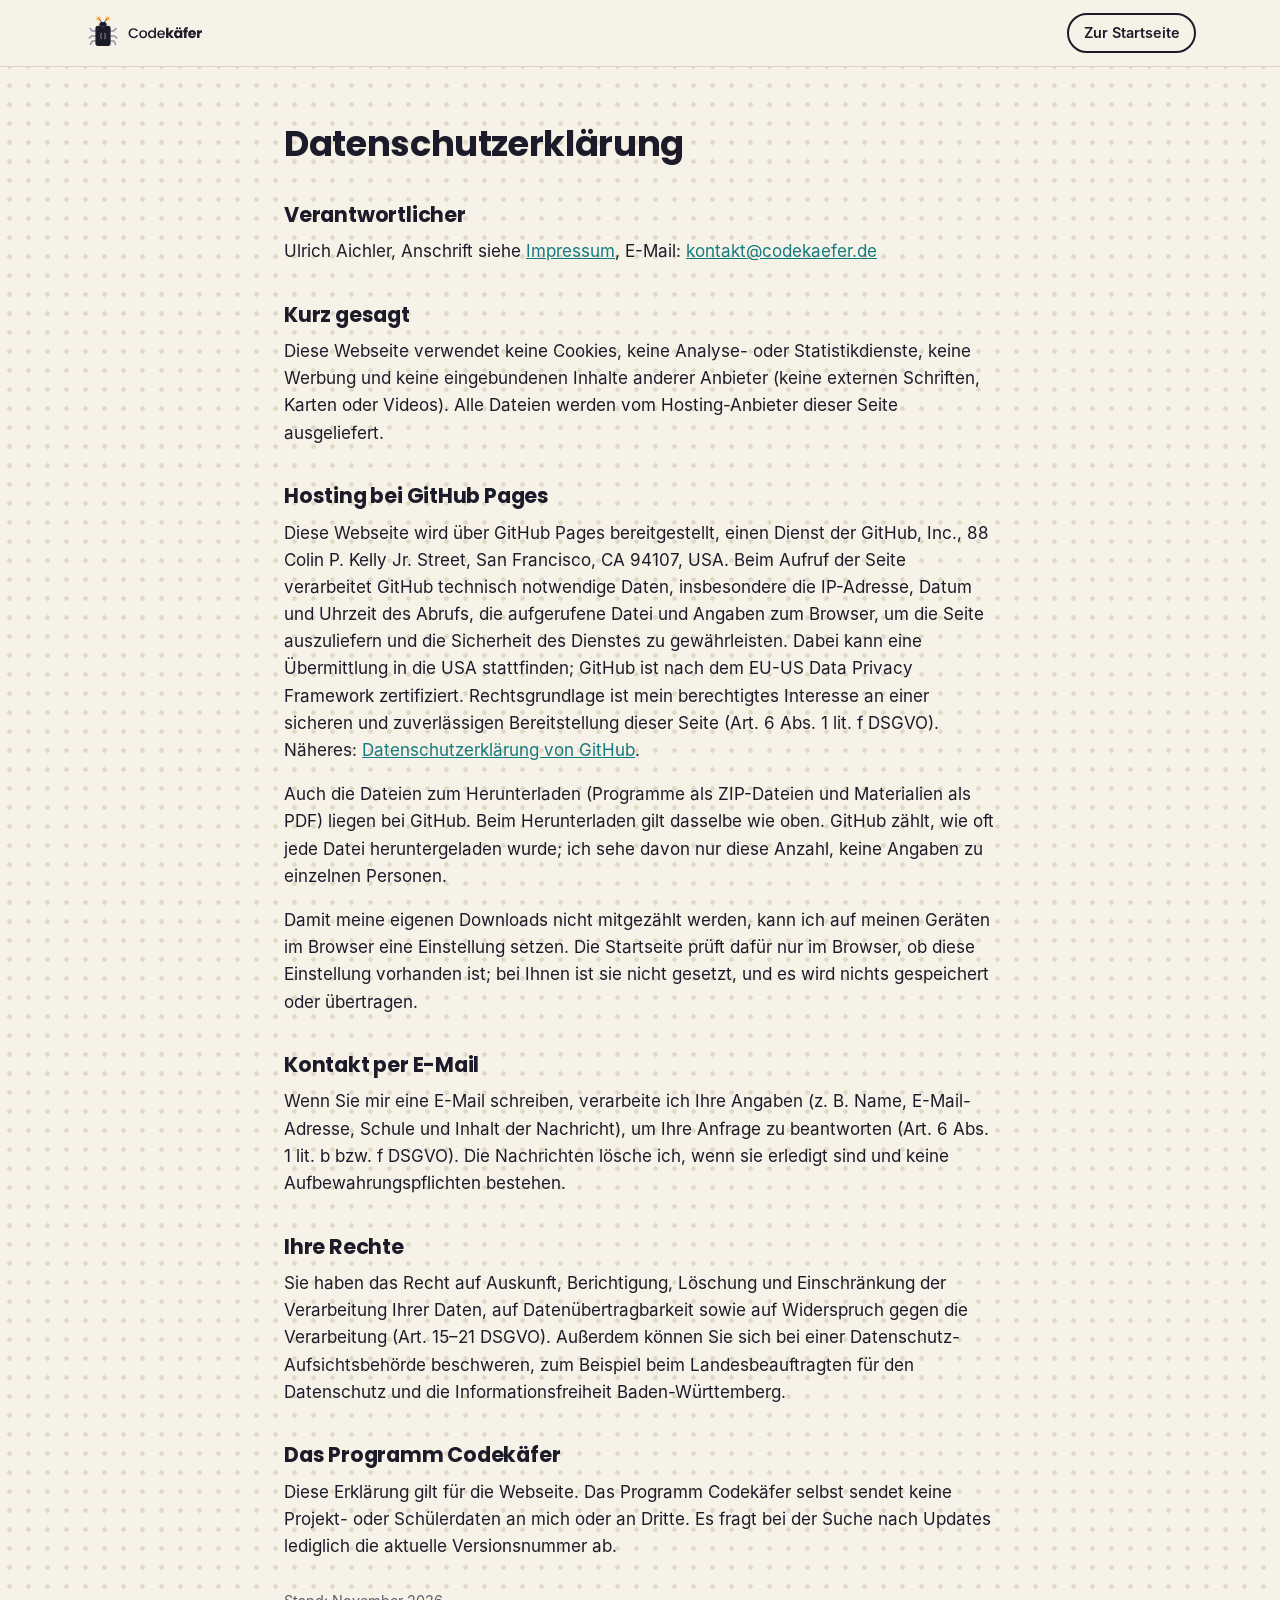
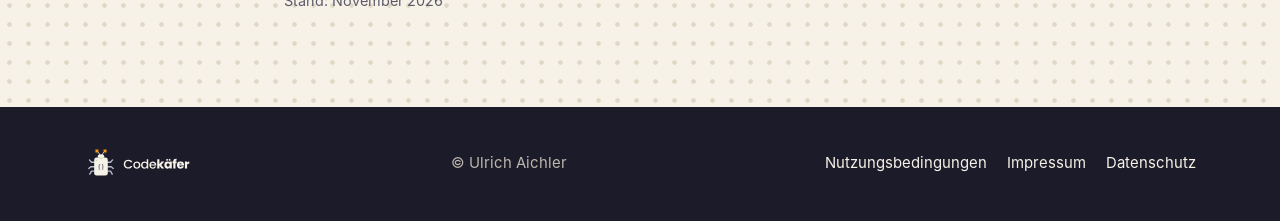
<file: datenschutz.html>
<!doctype html>
<html lang="de">
<head>
<meta charset="utf-8">
<meta name="viewport" content="width=device-width, initial-scale=1">
<title>Datenschutz – Codekäfer</title>
<meta name="robots" content="noindex">
<link rel="icon" href="img/favicon.svg" type="image/svg+xml">
<link rel="stylesheet" href="css/stil.css?v=9">
</head>
<body>
<header class="kopf"><div class="wrap"><a class="logo" href="index.html"><img src="img/codekaefer-logo.svg" alt="Codekäfer" width="122" height="38"></a><nav><a class="knopf klein rand" href="index.html">Zur Startseite</a></nav></div></header>
<main class="text">
<h1>Datenschutzerklärung</h1>

<h2>Verantwortlicher</h2>
<p>Ulrich Aichler, Anschrift siehe <a href="impressum.html">Impressum</a>, E-Mail: <a href="mailto:kontakt@codekaefer.de">kontakt@codekaefer.de</a></p>

<h2>Kurz gesagt</h2>
<p>Diese Webseite verwendet keine Cookies, keine Analyse- oder Statistikdienste, keine Werbung und keine eingebundenen Inhalte anderer Anbieter (keine externen Schriften, Karten oder Videos). Alle Dateien werden vom Hosting-Anbieter dieser Seite ausgeliefert.</p>

<h2>Hosting bei GitHub Pages</h2>
<p>Diese Webseite wird über GitHub Pages bereitgestellt, einen Dienst der GitHub, Inc., 88 Colin P. Kelly Jr. Street, San Francisco, CA 94107, USA. Beim Aufruf der Seite verarbeitet GitHub technisch notwendige Daten, insbesondere die IP-Adresse, Datum und Uhrzeit des Abrufs, die aufgerufene Datei und Angaben zum Browser, um die Seite auszuliefern und die Sicherheit des Dienstes zu gewährleisten. Dabei kann eine Übermittlung in die USA stattfinden; GitHub ist nach dem EU-US Data Privacy Framework zertifiziert. Rechtsgrundlage ist mein berechtigtes Interesse an einer sicheren und zuverlässigen Bereitstellung dieser Seite (Art. 6 Abs. 1 lit. f DSGVO). Näheres: <a href="https://docs.github.com/de/site-policy/privacy-policies/github-general-privacy-statement">Datenschutzerklärung von GitHub</a>.</p>
<p>Auch die Dateien zum Herunterladen (Programme als ZIP-Dateien und Materialien als PDF) liegen bei GitHub. Beim Herunterladen gilt dasselbe wie oben. GitHub zählt, wie oft jede Datei heruntergeladen wurde; ich sehe davon nur diese Anzahl, keine Angaben zu einzelnen Personen.</p>
<p>Damit meine eigenen Downloads nicht mitgezählt werden, kann ich auf meinen Geräten im Browser eine Einstellung setzen. Die Startseite prüft dafür nur im Browser, ob diese Einstellung vorhanden ist; bei Ihnen ist sie nicht gesetzt, und es wird nichts gespeichert oder übertragen.</p>

<h2>Kontakt per E-Mail</h2>
<p>Wenn Sie mir eine E-Mail schreiben, verarbeite ich Ihre Angaben (z. B. Name, E-Mail-Adresse, Schule und Inhalt der Nachricht), um Ihre Anfrage zu beantworten (Art. 6 Abs. 1 lit. b bzw. f DSGVO). Die Nachrichten lösche ich, wenn sie erledigt sind und keine Aufbewahrungspflichten bestehen.</p>

<h2>Ihre Rechte</h2>
<p>Sie haben das Recht auf Auskunft, Berichtigung, Löschung und Einschränkung der Verarbeitung Ihrer Daten, auf Datenübertragbarkeit sowie auf Widerspruch gegen die Verarbeitung (Art. 15–21 DSGVO). Außerdem können Sie sich bei einer Datenschutz-Aufsichtsbehörde beschweren, zum Beispiel beim Landesbeauftragten für den Datenschutz und die Informationsfreiheit Baden-Württemberg.</p>

<h2>Das Programm Codekäfer</h2>
<p>Diese Erklärung gilt für die Webseite. Das Programm Codekäfer selbst sendet keine Projekt- oder Schülerdaten an mich oder an Dritte. Es fragt bei der Suche nach Updates lediglich die aktuelle Versionsnummer ab.</p>

<p style="color:var(--grau);font-size:.9rem;margin-top:2em">Stand: November 2026</p>
</main>
<footer class="fuss"><div class="wrap"><img src="img/codekaefer-logo-dunkel.svg" alt="Codekäfer" width="110" height="34"><span>© Ulrich Aichler</span><span><a href="nutzungsbedingungen.html">Nutzungsbedingungen</a><a href="impressum.html">Impressum</a><a href="datenschutz.html">Datenschutz</a></span></div></footer>
</body>
</html>
</file>
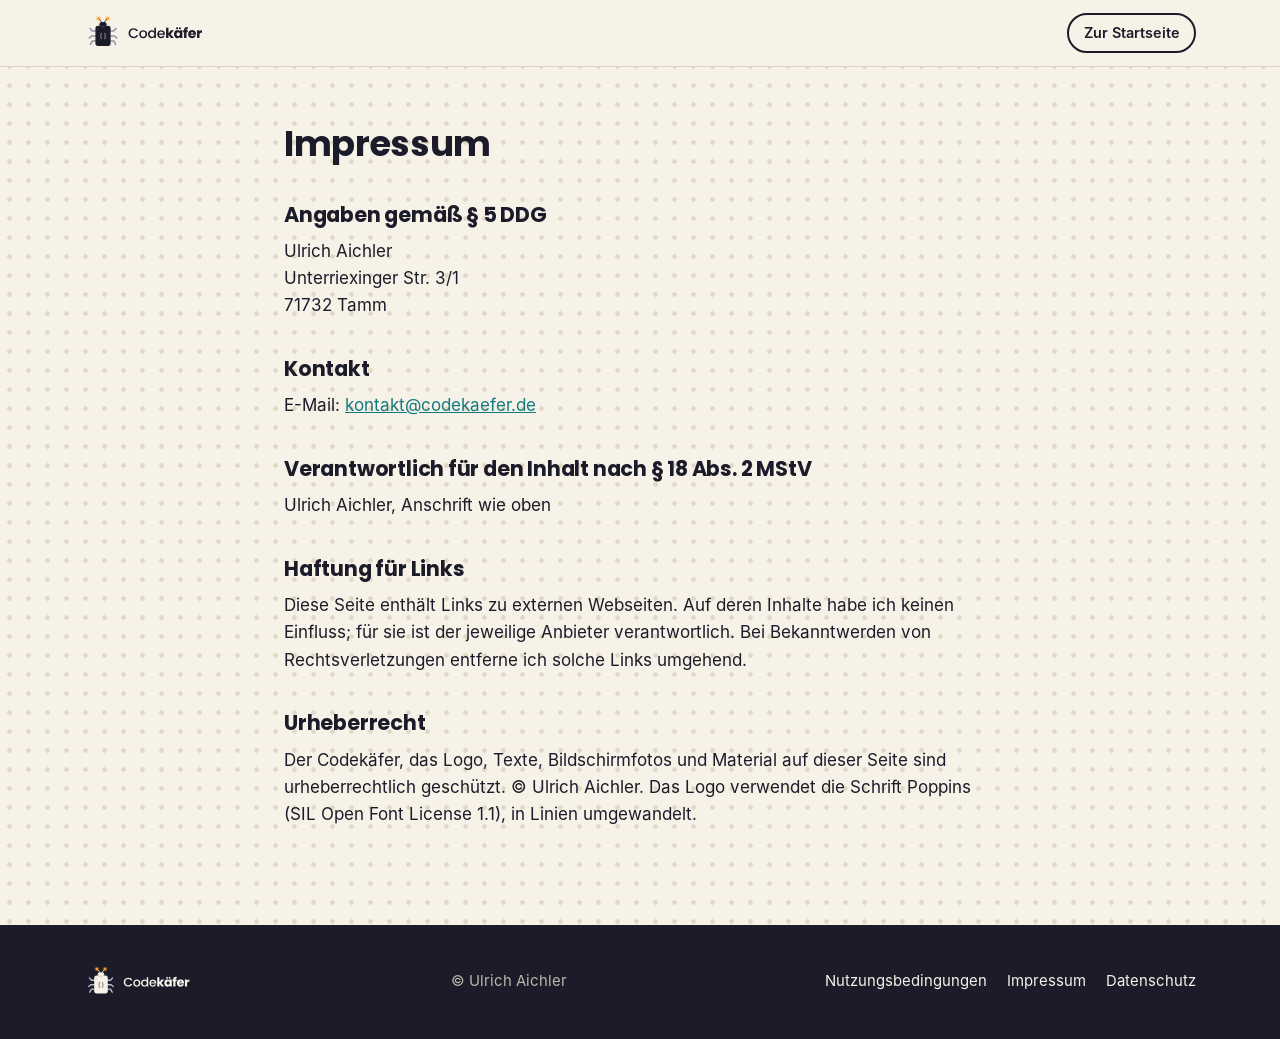
<file: impressum.html>
<!doctype html>
<html lang="de">
<head>
<meta charset="utf-8">
<meta name="viewport" content="width=device-width, initial-scale=1">
<title>Impressum – Codekäfer</title>
<meta name="robots" content="noindex">
<link rel="icon" href="img/favicon.svg" type="image/svg+xml">
<link rel="stylesheet" href="css/stil.css?v=9">
</head>
<body>
<header class="kopf"><div class="wrap"><a class="logo" href="index.html"><img src="img/codekaefer-logo.svg" alt="Codekäfer" width="122" height="38"></a><nav><a class="knopf klein rand" href="index.html">Zur Startseite</a></nav></div></header>
<main class="text">
<h1>Impressum</h1>
<h2>Angaben gemäß § 5 DDG</h2>
<p>Ulrich Aichler<br>
Unterriexinger Str. 3/1<br>
71732 Tamm</p>
<h2>Kontakt</h2>
<p>E-Mail: <a href="mailto:kontakt@codekaefer.de">kontakt@codekaefer.de</a></p>
<h2>Verantwortlich für den Inhalt nach § 18 Abs. 2 MStV</h2>
<p>Ulrich Aichler, Anschrift wie oben</p>
<h2>Haftung für Links</h2>
<p>Diese Seite enthält Links zu externen Webseiten. Auf deren Inhalte habe ich keinen Einfluss; für sie ist der jeweilige Anbieter verantwortlich. Bei Bekanntwerden von Rechtsverletzungen entferne ich solche Links umgehend.</p>
<h2>Urheberrecht</h2>
<p>Der Codekäfer, das Logo, Texte, Bildschirmfotos und Material auf dieser Seite sind urheberrechtlich geschützt. © Ulrich Aichler. Das Logo verwendet die Schrift Poppins (SIL Open Font License 1.1), in Linien umgewandelt.</p>
</main>
<footer class="fuss"><div class="wrap"><img src="img/codekaefer-logo-dunkel.svg" alt="Codekäfer" width="110" height="34"><span>© Ulrich Aichler</span><span><a href="nutzungsbedingungen.html">Nutzungsbedingungen</a><a href="impressum.html">Impressum</a><a href="datenschutz.html">Datenschutz</a></span></div></footer>
</body>
</html>
</file>
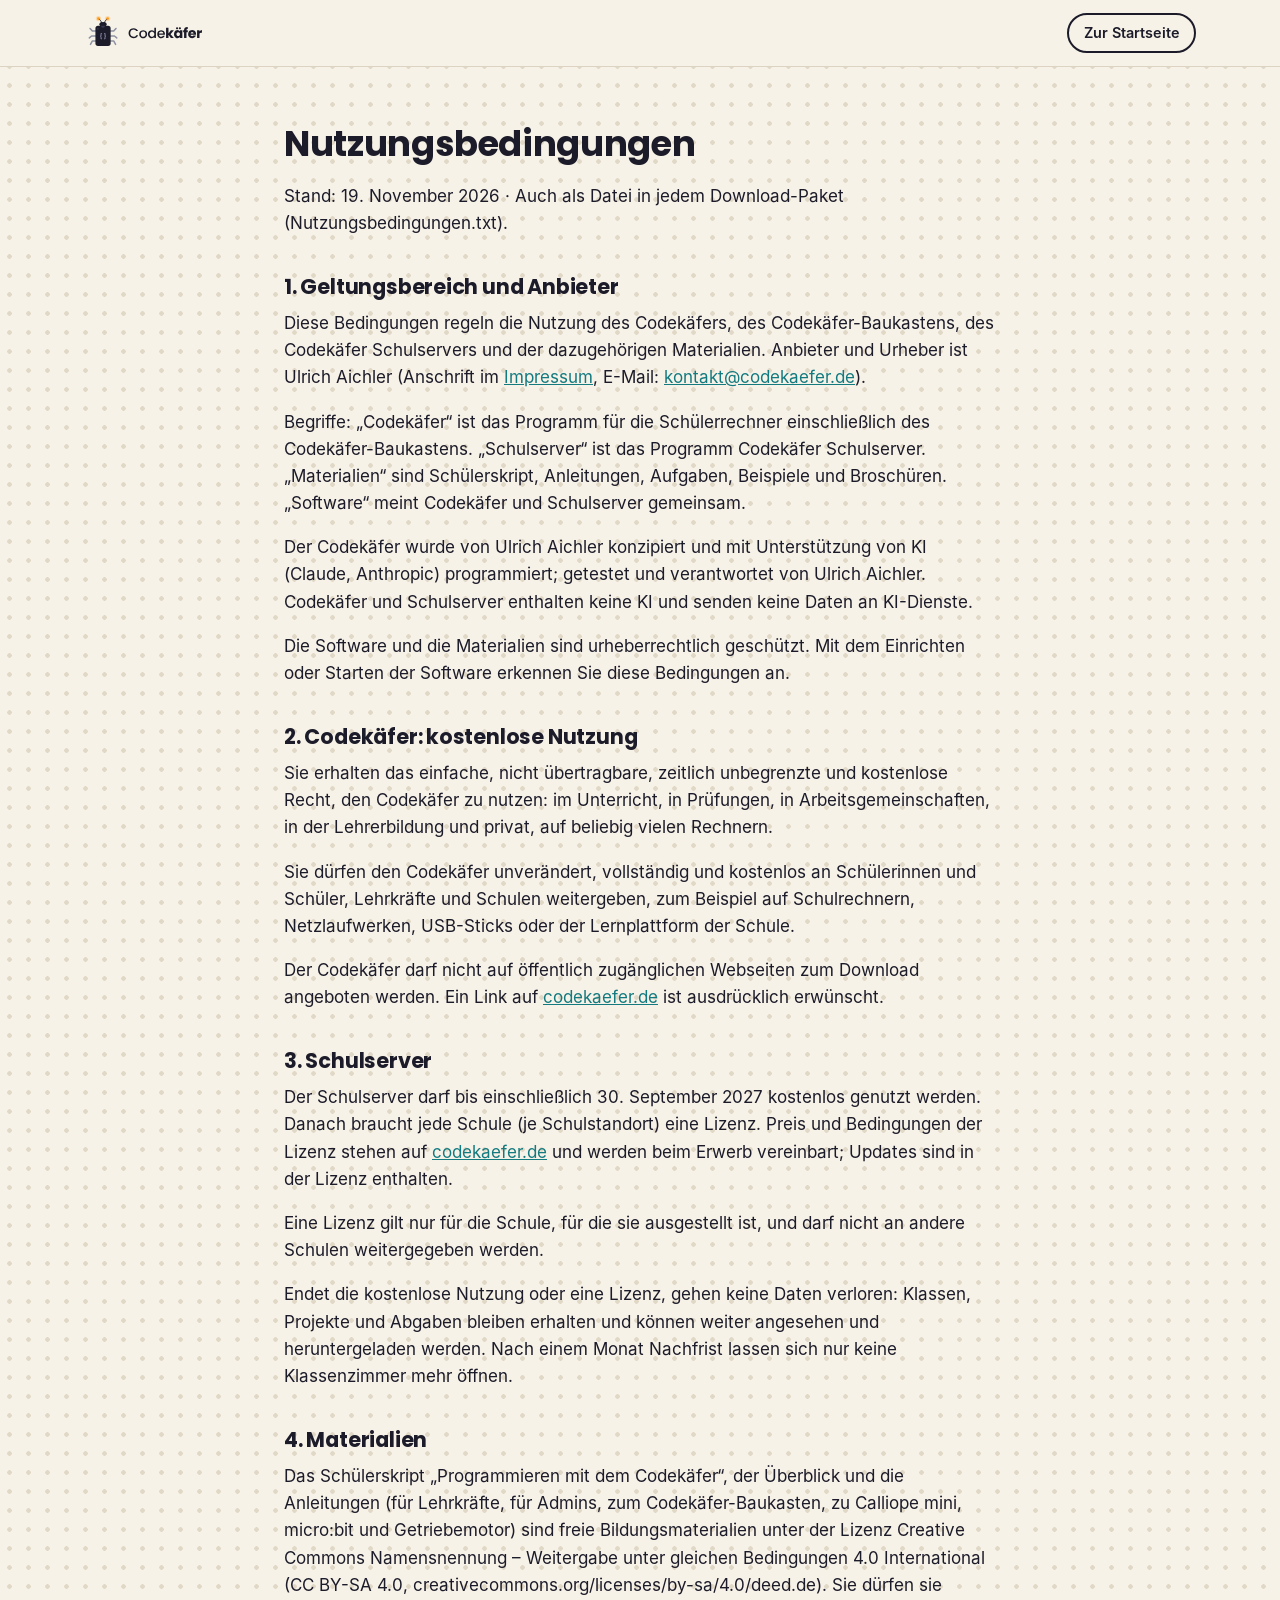
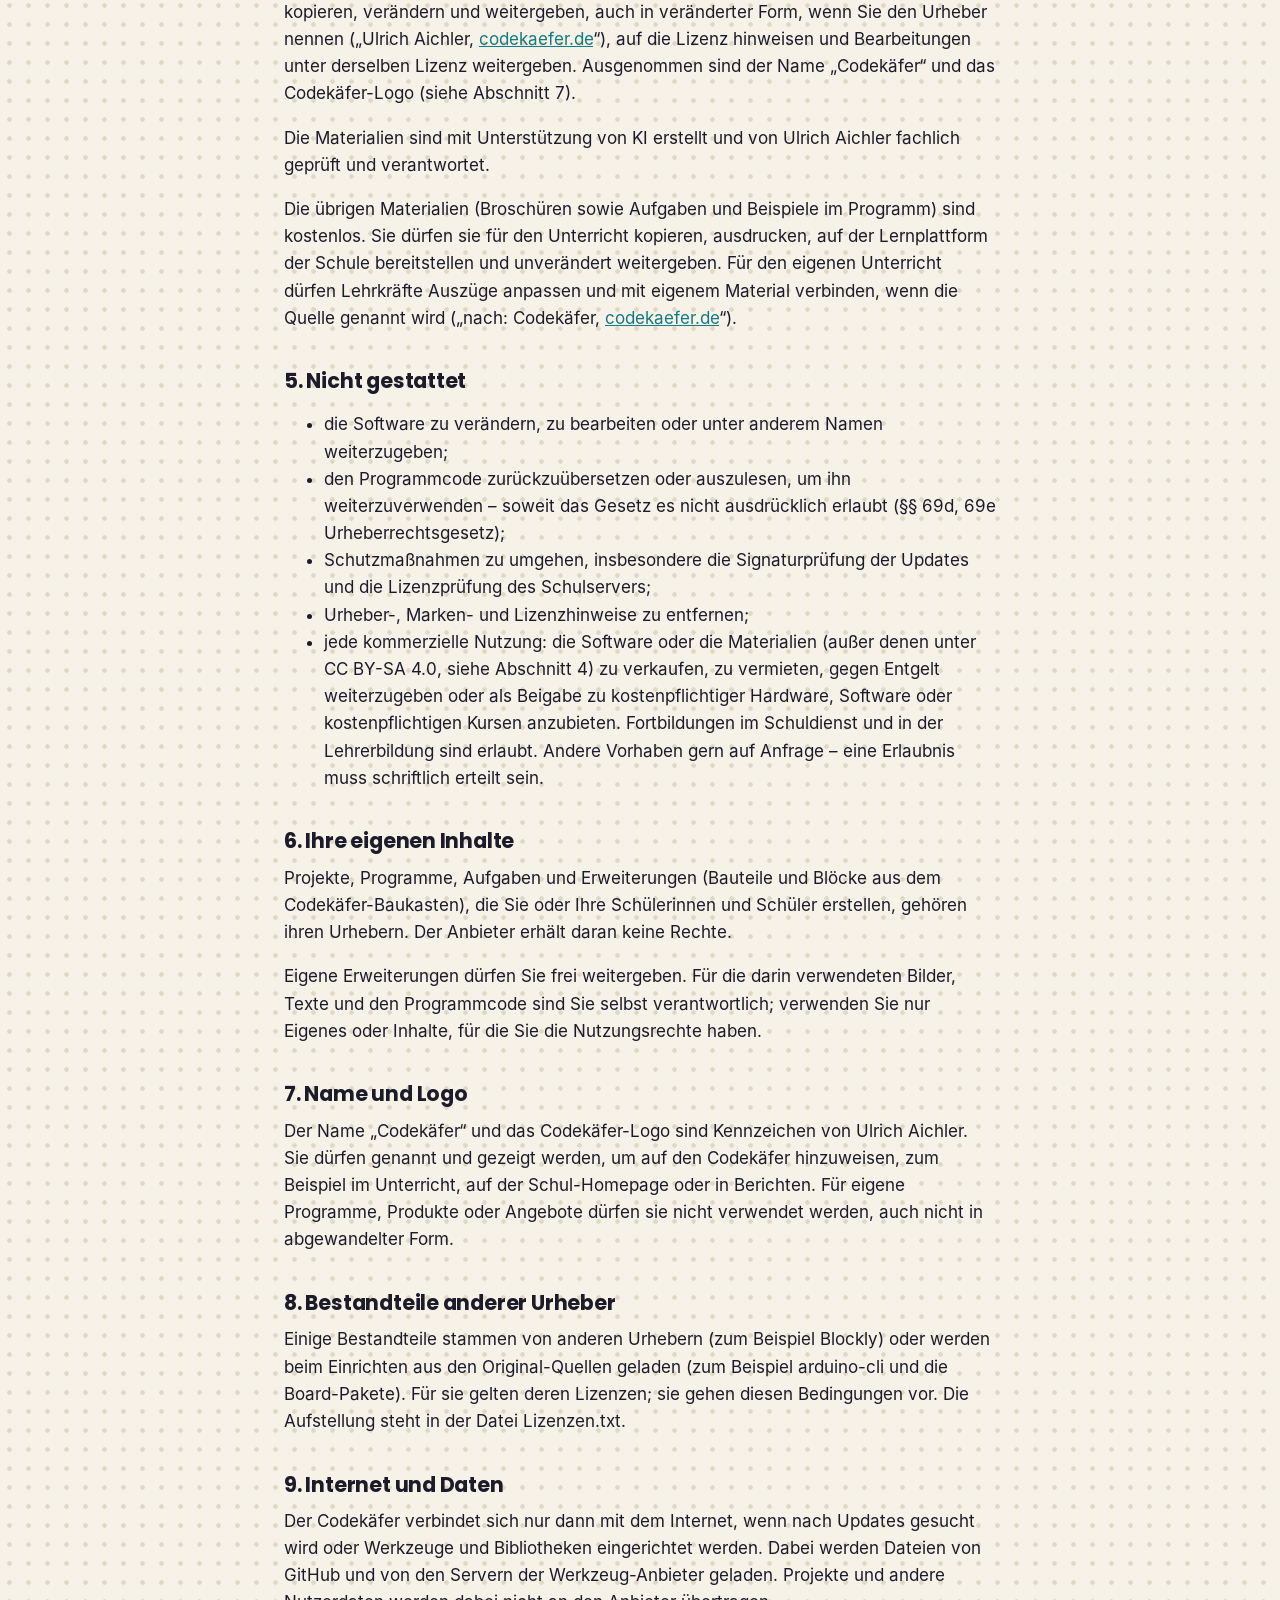
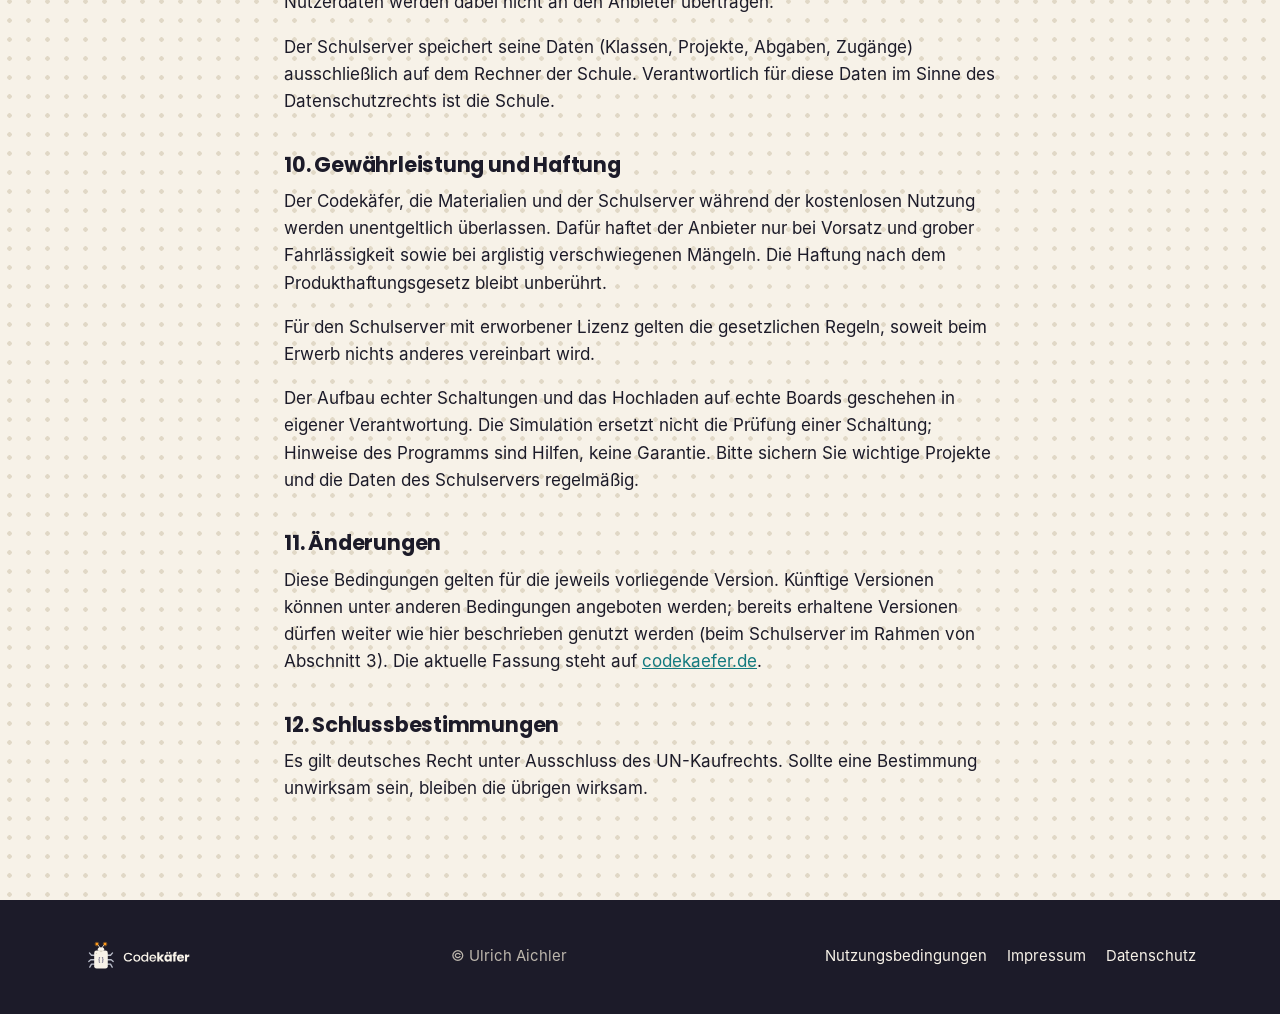
<file: nutzungsbedingungen.html>
<!doctype html>
<html lang="de">
<head>
<meta charset="utf-8">
<meta name="viewport" content="width=device-width, initial-scale=1">
<title>Nutzungsbedingungen – Codekäfer</title>
<meta name="description" content="Nutzungsbedingungen für den Codekäfer, den Codekäfer-Baukasten, den Codekäfer Schulserver und die Materialien.">
<link rel="icon" href="img/favicon.svg" type="image/svg+xml">
<link rel="stylesheet" href="css/stil.css?v=9">
</head>
<body>
<header class="kopf"><div class="wrap"><a class="logo" href="index.html"><img src="img/codekaefer-logo.svg" alt="Codekäfer" width="122" height="38"></a><nav><a class="knopf klein rand" href="index.html">Zur Startseite</a></nav></div></header>
<main class="text">
<h1>Nutzungs&shy;bedingungen</h1>
<p class="stand">Stand: 19. November 2026 · Auch als Datei in jedem Download-Paket (Nutzungsbedingungen.txt).</p>
<h2>1. Geltungsbereich und Anbieter</h2>
<p>Diese Bedingungen regeln die Nutzung des Codekäfers, des Codekäfer-Baukastens, des Codekäfer Schulservers und der dazugehörigen Materialien. Anbieter und Urheber ist Ulrich Aichler (Anschrift im <a href="impressum.html">Impressum</a>, E-Mail: <a href="mailto:kontakt@codekaefer.de">kontakt@codekaefer.de</a>).</p>
<p>Begriffe: „Codekäfer“ ist das Programm für die Schülerrechner einschließlich des Codekäfer-Baukastens. „Schulserver“ ist das Programm Codekäfer Schulserver. „Materialien“ sind Schülerskript, Anleitungen, Aufgaben, Beispiele und Broschüren. „Software“ meint Codekäfer und Schulserver gemeinsam.</p>
<p>Der Codekäfer wurde von Ulrich Aichler konzipiert und mit Unterstützung von KI (Claude, Anthropic) programmiert; getestet und verantwortet von Ulrich Aichler. Codekäfer und Schulserver enthalten keine KI und senden keine Daten an KI-Dienste.</p>
<p>Die Software und die Materialien sind urheberrechtlich geschützt. Mit dem Einrichten oder Starten der Software erkennen Sie diese Bedingungen an.</p>
<h2>2. Codekäfer: kostenlose Nutzung</h2>
<p>Sie erhalten das einfache, nicht übertragbare, zeitlich unbegrenzte und kostenlose Recht, den Codekäfer zu nutzen: im Unterricht, in Prüfungen, in Arbeitsgemeinschaften, in der Lehrerbildung und privat, auf beliebig vielen Rechnern.</p>
<p>Sie dürfen den Codekäfer unverändert, vollständig und kostenlos an Schülerinnen und Schüler, Lehrkräfte und Schulen weitergeben, zum Beispiel auf Schulrechnern, Netzlaufwerken, USB-Sticks oder der Lernplattform der Schule.</p>
<p>Der Codekäfer darf nicht auf öffentlich zugänglichen Webseiten zum Download angeboten werden. Ein Link auf <a href="index.html">codekaefer.de</a> ist ausdrücklich erwünscht.</p>
<h2>3. Schulserver</h2>
<p>Der Schulserver darf bis einschließlich 30. September 2027 kostenlos genutzt werden. Danach braucht jede Schule (je Schulstandort) eine Lizenz. Preis und Bedingungen der Lizenz stehen auf <a href="index.html">codekaefer.de</a> und werden beim Erwerb vereinbart; Updates sind in der Lizenz enthalten.</p>
<p>Eine Lizenz gilt nur für die Schule, für die sie ausgestellt ist, und darf nicht an andere Schulen weitergegeben werden.</p>
<p>Endet die kostenlose Nutzung oder eine Lizenz, gehen keine Daten verloren: Klassen, Projekte und Abgaben bleiben erhalten und können weiter angesehen und heruntergeladen werden. Nach einem Monat Nachfrist lassen sich nur keine Klassenzimmer mehr öffnen.</p>
<h2>4. Materialien</h2>
<p>Das Schülerskript „Programmieren mit dem Codekäfer“, der Überblick und die Anleitungen (für Lehrkräfte, für Admins, zum Codekäfer-Baukasten, zu Calliope mini, micro:bit und Getriebemotor) sind freie Bildungsmaterialien unter der Lizenz Creative Commons Namensnennung – Weitergabe unter gleichen Bedingungen 4.0 International (CC BY-SA 4.0, creativecommons.org/licenses/by-sa/4.0/deed.de). Sie dürfen sie kopieren, verändern und weitergeben, auch in veränderter Form, wenn Sie den Urheber nennen („Ulrich Aichler, <a href="index.html">codekaefer.de</a>“), auf die Lizenz hinweisen und Bearbeitungen unter derselben Lizenz weitergeben. Ausgenommen sind der Name „Codekäfer“ und das Codekäfer-Logo (siehe Abschnitt 7).</p>
<p>Die Materialien sind mit Unterstützung von KI erstellt und von Ulrich Aichler fachlich geprüft und verantwortet.</p>
<p>Die übrigen Materialien (Broschüren sowie Aufgaben und Beispiele im Programm) sind kostenlos. Sie dürfen sie für den Unterricht kopieren, ausdrucken, auf der Lernplattform der Schule bereitstellen und unverändert weitergeben. Für den eigenen Unterricht dürfen Lehrkräfte Auszüge anpassen und mit eigenem Material verbinden, wenn die Quelle genannt wird („nach: Codekäfer, <a href="index.html">codekaefer.de</a>“).</p>
<h2>5. Nicht gestattet</h2>
<ul><li>die Software zu verändern, zu bearbeiten oder unter anderem Namen weiterzugeben;</li><li>den Programmcode zurückzuübersetzen oder auszulesen, um ihn weiterzuverwenden – soweit das Gesetz es nicht ausdrücklich erlaubt (§§ 69d, 69e Urheberrechtsgesetz);</li><li>Schutzmaßnahmen zu umgehen, insbesondere die Signaturprüfung der Updates und die Lizenzprüfung des Schulservers;</li><li>Urheber-, Marken- und Lizenzhinweise zu entfernen;</li><li>jede kommerzielle Nutzung: die Software oder die Materialien (außer denen unter CC BY-SA 4.0, siehe Abschnitt 4) zu verkaufen, zu vermieten, gegen Entgelt weiterzugeben oder als Beigabe zu kostenpflichtiger Hardware, Software oder kostenpflichtigen Kursen anzubieten. Fortbildungen im Schuldienst und in der Lehrerbildung sind erlaubt. Andere Vorhaben gern auf Anfrage – eine Erlaubnis muss schriftlich erteilt sein.</li></ul>
<h2>6. Ihre eigenen Inhalte</h2>
<p>Projekte, Programme, Aufgaben und Erweiterungen (Bauteile und Blöcke aus dem Codekäfer-Baukasten), die Sie oder Ihre Schülerinnen und Schüler erstellen, gehören ihren Urhebern. Der Anbieter erhält daran keine Rechte.</p>
<p>Eigene Erweiterungen dürfen Sie frei weitergeben. Für die darin verwendeten Bilder, Texte und den Programmcode sind Sie selbst verantwortlich; verwenden Sie nur Eigenes oder Inhalte, für die Sie die Nutzungsrechte haben.</p>
<h2>7. Name und Logo</h2>
<p>Der Name „Codekäfer“ und das Codekäfer-Logo sind Kennzeichen von Ulrich Aichler. Sie dürfen genannt und gezeigt werden, um auf den Codekäfer hinzuweisen, zum Beispiel im Unterricht, auf der Schul-Homepage oder in Berichten. Für eigene Programme, Produkte oder Angebote dürfen sie nicht verwendet werden, auch nicht in abgewandelter Form.</p>
<h2>8. Bestandteile anderer Urheber</h2>
<p>Einige Bestandteile stammen von anderen Urhebern (zum Beispiel Blockly) oder werden beim Einrichten aus den Original-Quellen geladen (zum Beispiel arduino-cli und die Board-Pakete). Für sie gelten deren Lizenzen; sie gehen diesen Bedingungen vor. Die Aufstellung steht in der Datei Lizenzen.txt.</p>
<h2>9. Internet und Daten</h2>
<p>Der Codekäfer verbindet sich nur dann mit dem Internet, wenn nach Updates gesucht wird oder Werkzeuge und Bibliotheken eingerichtet werden. Dabei werden Dateien von GitHub und von den Servern der Werkzeug-Anbieter geladen. Projekte und andere Nutzerdaten werden dabei nicht an den Anbieter übertragen.</p>
<p>Der Schulserver speichert seine Daten (Klassen, Projekte, Abgaben, Zugänge) ausschließlich auf dem Rechner der Schule. Verantwortlich für diese Daten im Sinne des Datenschutzrechts ist die Schule.</p>
<h2>10. Gewährleistung und Haftung</h2>
<p>Der Codekäfer, die Materialien und der Schulserver während der kostenlosen Nutzung werden unentgeltlich überlassen. Dafür haftet der Anbieter nur bei Vorsatz und grober Fahrlässigkeit sowie bei arglistig verschwiegenen Mängeln. Die Haftung nach dem Produkthaftungsgesetz bleibt unberührt.</p>
<p>Für den Schulserver mit erworbener Lizenz gelten die gesetzlichen Regeln, soweit beim Erwerb nichts anderes vereinbart wird.</p>
<p>Der Aufbau echter Schaltungen und das Hochladen auf echte Boards geschehen in eigener Verantwortung. Die Simulation ersetzt nicht die Prüfung einer Schaltung; Hinweise des Programms sind Hilfen, keine Garantie. Bitte sichern Sie wichtige Projekte und die Daten des Schulservers regelmäßig.</p>
<h2>11. Änderungen</h2>
<p>Diese Bedingungen gelten für die jeweils vorliegende Version. Künftige Versionen können unter anderen Bedingungen angeboten werden; bereits erhaltene Versionen dürfen weiter wie hier beschrieben genutzt werden (beim Schulserver im Rahmen von Abschnitt 3). Die aktuelle Fassung steht auf <a href="index.html">codekaefer.de</a>.</p>
<h2>12. Schlussbestimmungen</h2>
<p>Es gilt deutsches Recht unter Ausschluss des UN-Kaufrechts. Sollte eine Bestimmung unwirksam sein, bleiben die übrigen wirksam.</p>
</main>
<footer class="fuss"><div class="wrap"><img src="img/codekaefer-logo-dunkel.svg" alt="Codekäfer" width="110" height="34"><span>© Ulrich Aichler</span><span><a href="nutzungsbedingungen.html">Nutzungsbedingungen</a><a href="impressum.html">Impressum</a><a href="datenschutz.html">Datenschutz</a></span></div></footer>
</body>
</html>
</file>
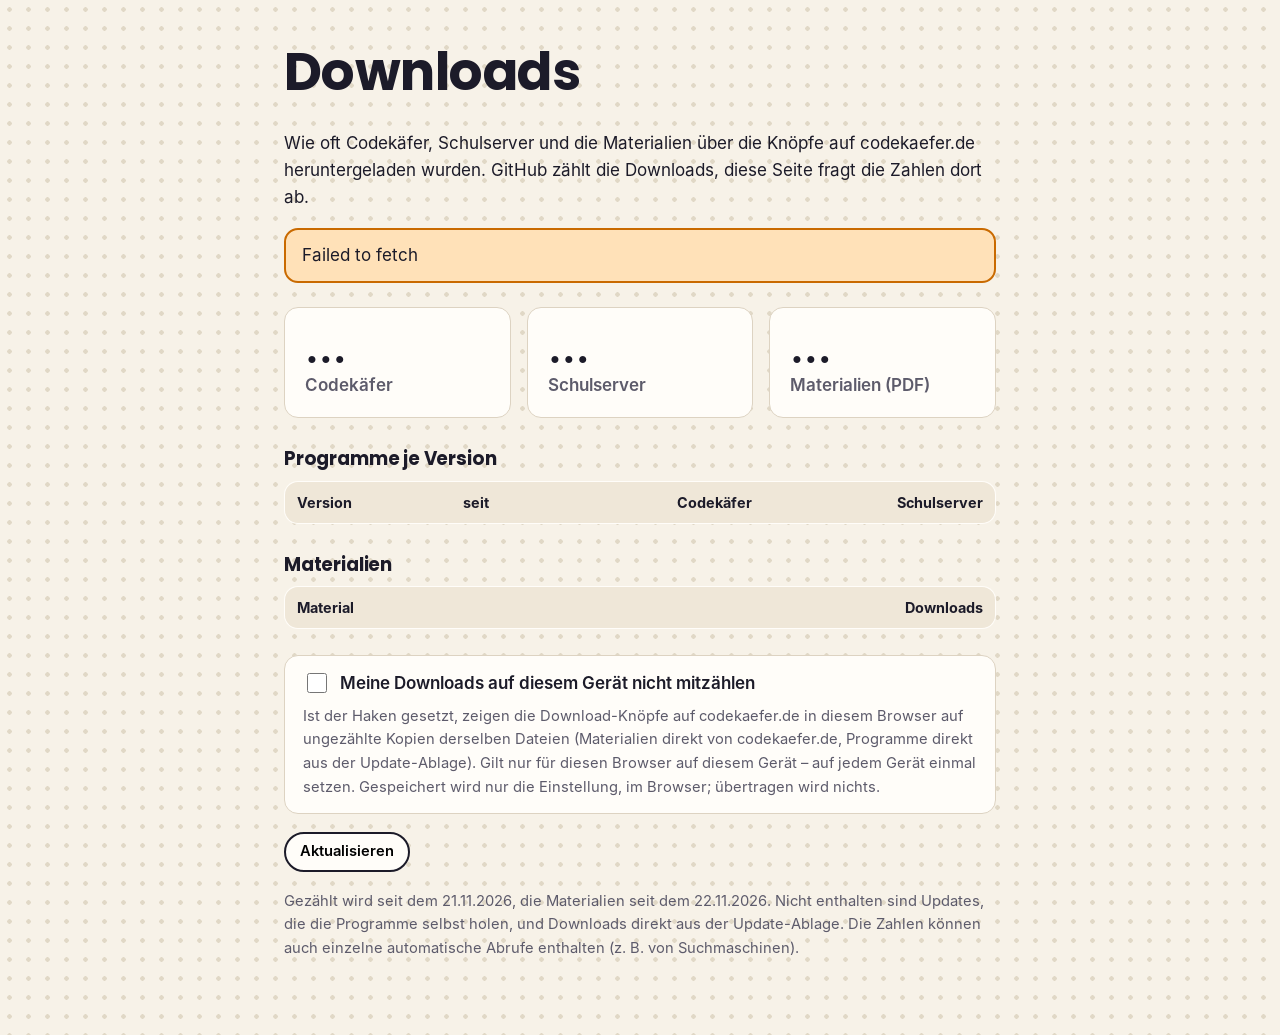
<file: zaehler.html>
<!doctype html>
<html lang="de">
<head>
<meta charset="utf-8">
<meta name="viewport" content="width=device-width, initial-scale=1">
<title>Codekäfer – Downloads</title>
<meta name="robots" content="noindex, nofollow">
<link rel="icon" href="img/favicon.svg" type="image/svg+xml">
<link rel="stylesheet" href="css/stil.css?v=9">
<style>
  main { max-width: 760px; margin: 0 auto; padding: 40px 24px 60px; }
  .zahlen { display: grid; grid-template-columns: 1fr 1fr 1fr; gap: 16px; margin: 24px 0 28px; }
  h2 { margin: 30px 0 10px; font-size: 1.15rem; }
  .eigen { background: var(--weiss); border: 1px solid var(--linie); border-radius: var(--radius); padding: 14px 18px; margin-top: 26px; }
  .eigen label { display: flex; gap: 10px; align-items: center; font-weight: 600; cursor: pointer; }
  .eigen input { width: 20px; height: 20px; }
  .zahl { background: var(--weiss); border: 1px solid var(--linie); border-radius: var(--radius); padding: 18px 20px; }
  .zahl b { display: block; font-size: 2.6rem; line-height: 1.1; font-weight: 750; color: var(--tinte); }
  .zahl span { color: var(--grau); font-weight: 600; }
  table { width: 100%; border-collapse: collapse; background: var(--weiss); border: 1px solid var(--linie); border-radius: var(--radius); overflow: hidden; }
  th, td { padding: 9px 12px; text-align: left; border-bottom: 1px solid var(--linie); }
  th { background: var(--creme-2); font-size: .9rem; }
  td.n, th.n { text-align: right; font-variant-numeric: tabular-nums; }
  tr:last-child td { border-bottom: 0; }
  .notiz { color: var(--grau); font-size: .92rem; margin-top: 18px; }
  .fehler { background: #ffe1b8; border: 2px solid var(--led-dunkel); border-radius: var(--radius); padding: 12px 16px; }
  button { font: inherit; font-weight: 600; padding: 6px 14px; border-radius: 999px; border: 2px solid var(--tinte); background: var(--weiss); cursor: pointer; }
  @media (max-width: 620px) { .zahlen { grid-template-columns: 1fr; } .zahl b { font-size: 2.2rem; } }
</style>
</head>
<body>
<main>
  <h1>Downloads</h1>
  <p>Wie oft Codekäfer, Schulserver und die Materialien über die Knöpfe auf codekaefer.de heruntergeladen wurden. GitHub zählt die Downloads, diese Seite fragt die Zahlen dort ab.</p>
  <div id="fehler" class="fehler" hidden></div>
  <div class="zahlen">
    <div class="zahl"><b id="ck">…</b><span>Codekäfer</span></div>
    <div class="zahl"><b id="ss">…</b><span>Schulserver</span></div>
    <div class="zahl"><b id="mat">…</b><span>Materialien (PDF)</span></div>
  </div>
  <h2>Programme je Version</h2>
  <table>
    <thead><tr><th>Version</th><th>seit</th><th class="n">Codekäfer</th><th class="n">Schulserver</th></tr></thead>
    <tbody id="liste"></tbody>
  </table>
  <h2>Materialien</h2>
  <table>
    <thead><tr><th>Material</th><th class="n">Downloads</th></tr></thead>
    <tbody id="material"></tbody>
  </table>
  <div class="eigen">
    <label><input type="checkbox" id="eigen"> Meine Downloads auf diesem Gerät nicht mitzählen</label>
    <p class="notiz" style="margin:8px 0 0">Ist der Haken gesetzt, zeigen die Download-Knöpfe auf codekaefer.de in diesem Browser auf ungezählte Kopien derselben Dateien (Materialien direkt von codekaefer.de, Programme direkt aus der Update-Ablage). Gilt nur für diesen Browser auf diesem Gerät – auf jedem Gerät einmal setzen. Gespeichert wird nur die Einstellung, im Browser; übertragen wird nichts.</p>
  </div>
  <p class="notiz"><span id="stand"></span> <button type="button" id="neu">Aktualisieren</button></p>
  <p class="notiz">Gezählt wird seit dem 21.11.2026, die Materialien seit dem 22.11.2026. Nicht enthalten sind Updates, die die Programme selbst holen, und Downloads direkt aus der Update-Ablage. Die Zahlen können auch einzelne automatische Abrufe enthalten (z. B. von Suchmaschinen).</p>
</main>
<script>
(function () {
  'use strict';
  var API = 'https://api.github.com/repos/werkstatt-aic/codekaefer-webseite/releases?per_page=100&page=';
  var zahl = function (n) { return n.toLocaleString('de-DE'); };
  var anzahl = function (rel, name) {
    var a = (rel.assets || []).filter(function (x) { return x.name === name; })[0];
    return a ? a.download_count : 0;
  };
  function zeile(werte) {
    var tr = document.createElement('tr');
    werte.forEach(function (w, i) {
      var td = document.createElement('td');
      td.textContent = w;
      if (i >= 2) td.className = 'n';
      tr.appendChild(td);
    });
    return tr;
  }
  async function alleReleases() {
    var alle = [];
    for (var seite = 1; seite <= 20; seite++) {
      var r = await fetch(API + seite, { headers: { Accept: 'application/vnd.github+json' } });
      if (!r.ok) throw new Error(r.status === 403 || r.status === 429
        ? 'GitHub hat gerade zu viele Abfragen aus diesem Netz bekommen (höchstens 60 pro Stunde). Bitte später neu laden.'
        : 'GitHub antwortet nicht wie erwartet (' + r.status + ').');
      var teil = await r.json();
      alle = alle.concat(teil);
      if (teil.length < 100) break;
    }
    return alle.filter(function (x) { return !x.draft; });
  }
  async function materialListe() {
    try { var r = await fetch('downloads.json', { cache: 'no-store' }); return (await r.json()).material || []; }
    catch (e) { return []; }
  }
  async function laden() {
    var fehler = document.getElementById('fehler');
    fehler.hidden = true;
    try {
      var mat = await materialListe();
      var rel = await alleReleases();
      var ck = 0, ss = 0, liste = document.getElementById('liste');
      liste.textContent = '';
      rel.forEach(function (x) {
        var a = anzahl(x, 'Codekaefer.zip'), b = anzahl(x, 'Codekaefer-Schulserver.zip');
        ck += a; ss += b;
        var datum = new Date(x.published_at || x.created_at).toLocaleDateString('de-DE');
        liste.appendChild(zeile([x.name || x.tag_name, datum, zahl(a), zahl(b)]));
      });
      document.getElementById('ck').textContent = zahl(ck);
      document.getElementById('ss').textContent = zahl(ss);
      var summe = 0, tab = document.getElementById('material');
      tab.textContent = '';
      mat.forEach(function (m) {
        var n = rel.reduce(function (s, x) { return s + anzahl(x, m.datei); }, 0);
        summe += n;
        var tr = document.createElement('tr'), a = document.createElement('td'), b = document.createElement('td');
        a.textContent = m.titel; b.textContent = zahl(n); b.className = 'n';
        tr.appendChild(a); tr.appendChild(b); tab.appendChild(tr);
      });
      document.getElementById('mat').textContent = zahl(summe);
      document.getElementById('stand').textContent = 'Stand: ' + new Date().toLocaleString('de-DE', { dateStyle: 'medium', timeStyle: 'short' }) + ' Uhr.';
    } catch (e) {
      fehler.textContent = e.message || 'Die Zahlen konnten nicht geladen werden. Besteht eine Internetverbindung?';
      fehler.hidden = false;
    }
  }
  document.getElementById('neu').addEventListener('click', laden);
  // eigene Downloads nicht mitzählen (liest js/eigen.js auf der Startseite)
  var schalter = document.getElementById('eigen');
  try { schalter.checked = localStorage.getItem('codekaefer-eigen') === '1'; } catch (e) { schalter.disabled = true; }
  schalter.addEventListener('change', function () {
    try { if (schalter.checked) localStorage.setItem('codekaefer-eigen', '1'); else localStorage.removeItem('codekaefer-eigen'); }
    catch (e) { schalter.checked = false; }
  });
  laden();
})();
</script>
</body>
</html>
</file>
<file: css/stil.css>
/* Codekäfer – Webseite in Gestaltung B „Orange vorn, Petrol dazu“: Orange für Marke, Knöpfe und Nummern,
   Petrol für Kicker, Links, Symbole und Hinweise. Schriften Poppins/Inter selbst gehostet (keine externen Quellen). */
@font-face { font-family: "Inter"; src: url("../fonts/inter-400.woff") format("woff"); font-weight: 400; font-display: swap; }
@font-face { font-family: "Inter"; src: url("../fonts/inter-600.woff") format("woff"); font-weight: 600; font-display: swap; }
@font-face { font-family: "Inter"; src: url("../fonts/inter-700.woff") format("woff"); font-weight: 700 800; font-display: swap; }
@font-face { font-family: "Poppins"; src: url("../fonts/poppins-700.woff") format("woff"); font-weight: 600 800; font-display: swap; }
:root {
  --tinte: #1c1b29;
  --tinte-2: #2b2a3d;
  --creme: #f7f2e8;
  --creme-2: #efe7d8;
  --led: #ff9a1a;
  --led-dunkel: #c96a00;
  --grau: #5d5b6b;
  --linie: #ddd3c2;
  --weiss: #fffdf9;
  --gruen: #1f8a5b;
  --blau: #3b6fe0;
  --petrol: #137a7f;
  --petrol-tief: #10676b;
  --petrol-tint: #cbe2e3;
  --radius: 14px;
  --max: 1160px;
  --schrift: Inter, "Segoe UI", system-ui, -apple-system, "Helvetica Neue", Arial, sans-serif;
  --titel: Poppins, Inter, "Segoe UI", system-ui, sans-serif;
}
* { box-sizing: border-box; }
html { scroll-behavior: smooth; scroll-padding-top: 76px; }
body { margin: 0; font: 17px/1.6 var(--schrift); color: var(--tinte); background-color: var(--creme); background-image: radial-gradient(rgba(217,207,187,.75) 2.1px, transparent 2.4px); background-size: 19px 19px; -webkit-font-smoothing: antialiased; }
img { max-width: 100%; height: auto; display: block; }
a { color: var(--petrol); }
a:hover { color: var(--tinte); }
h1, h2, h3 { font-family: var(--titel); line-height: 1.2; margin: 0 0 .5em; letter-spacing: -.01em; }
h1 { font-size: clamp(2rem, 4.4vw, 3.3rem); font-weight: 700; }
h2 { font-size: clamp(1.6rem, 3vw, 2.3rem); font-weight: 700; }
h3 { font-size: 1.16rem; font-weight: 700; }
p { margin: 0 0 1em; }
.wrap { max-width: var(--max); margin: 0 auto; padding: 0 24px; }
.mark { background: linear-gradient(transparent 62%, rgba(255,154,26,.45) 62%); padding: 0 .1em; }
.kicker { display: inline-block; font-size: .8rem; font-weight: 700; letter-spacing: .12em; text-transform: uppercase; color: var(--petrol); margin-bottom: .8em; }

/* Kopf */
header.kopf { position: sticky; top: 0; z-index: 10; background: rgba(247,242,232,.92); backdrop-filter: blur(8px); border-bottom: 1px solid var(--linie); }
.kopf .wrap { display: flex; align-items: center; justify-content: space-between; height: 66px; gap: 16px; }
.kopf .logo img { height: 38px; width: auto; }
.kopf nav { display: flex; gap: 22px; align-items: center; }
.kopf nav a { color: var(--tinte); text-decoration: none; font-weight: 600; font-size: .95rem; }
.kopf nav a:hover { color: var(--petrol); }
.kopf nav a.knopf { color: var(--tinte); }
@media (max-width: 860px) { .kopf nav a:not(.knopf) { display: none; } }

/* Knöpfe */
.knopf { display: inline-flex; align-items: center; gap: .5em; padding: .72em 1.25em; border-radius: 999px; font-weight: 700; text-decoration: none; border: 2px solid var(--tinte); transition: transform .15s, box-shadow .15s; }
.knopf.voll { background: var(--led); border-color: var(--led); color: var(--tinte); box-shadow: 0 3px 0 var(--led-dunkel); }
.knopf.voll:hover { transform: translateY(-1px); box-shadow: 0 4px 0 var(--led-dunkel); color: var(--tinte); }
.knopf.rand { background: transparent; color: var(--tinte); }
.knopf.rand:hover { background: var(--tinte); color: var(--creme); }
.knopf.klein { padding: .45em 1em; font-size: .9rem; border-width: 2px; }

/* Start */
.held { padding: 64px 0 40px; overflow: hidden; }
.held .wrap { display: grid; grid-template-columns: 1fr 1.25fr; gap: 48px; align-items: center; }
.held .unter { font-size: 1.22rem; color: var(--grau); margin-bottom: 1.4em; max-width: 34em; }
.held .knoepfe { display: flex; gap: 12px; flex-wrap: wrap; }
.held .klein-info { margin-top: 1.4em; font-size: .92rem; color: var(--grau); display: flex; gap: 18px; flex-wrap: wrap; }
.held .klein-info span::before { content: "✓ "; color: var(--petrol); font-weight: 700; }
/* Programmfenster im Windows-Stil */
.bildschirm { border-radius: 8px; overflow: hidden; background: #fff; box-shadow: 0 30px 60px -20px rgba(28,27,41,.45), 0 0 0 1px rgba(28,27,41,.14); }
.titel { display: flex; align-items: center; height: 32px; background: #f3f3f3; border-bottom: 1px solid #e3e3e3; font: 12px/1 "Segoe UI", system-ui, sans-serif; color: #1f1f1f; }
.titel img { width: 16px; height: 16px; margin: 0 8px 0 12px; }
.titel span { flex: 1; white-space: nowrap; overflow: hidden; text-overflow: ellipsis; }
.titel i { width: 46px; height: 32px; display: grid; place-items: center; font-style: normal; }
.titel i svg { width: 10px; height: 10px; stroke: #1f1f1f; stroke-width: 1; fill: none; }
@media (max-width: 900px) { .held .wrap { grid-template-columns: 1fr; } .held { padding-top: 36px; } }

/* Platinen-Leiste */
.boards { border-top: 1px solid var(--linie); border-bottom: 1px solid var(--linie); background: var(--weiss); }
.boards .wrap { display: flex; flex-wrap: wrap; align-items: center; gap: 10px 28px; padding: 18px 24px; justify-content: center; font-weight: 600; color: var(--grau); }
.boards b { color: var(--tinte); font-weight: 700; }
.boards .sep { width: 6px; height: 6px; border-radius: 50%; background: var(--led); }

/* Abschnitte */
section.abschnitt { padding: 84px 0; }
section.dunkel { background: var(--tinte); color: var(--creme); }
section.dunkel .kicker { color: var(--led); }
section.dunkel p, section.dunkel li { color: #d9d4ca; }
section.hell { background: transparent; }
section.hell, section.dunkel { position: relative; }
.kopfzeile { max-width: 46em; margin-bottom: 44px; }
.kopfzeile p { font-size: 1.12rem; color: var(--grau); }
section.dunkel .kopfzeile p { color: #c9c3b8; }

/* Vier Schritte */
.schritte { display: grid; grid-template-columns: repeat(4, 1fr); gap: 20px; counter-reset: s; }
.schritt { background: var(--weiss); border: 1px solid var(--linie); border-radius: var(--radius); padding: 22px; position: relative; }
.schritt::before { counter-increment: s; content: counter(s); position: absolute; top: -14px; left: 22px; width: 30px; height: 30px; border-radius: 50%; background: var(--led); color: var(--tinte); font-weight: 800; display: grid; place-items: center; font-size: .95rem; }
.schritt h3 { margin-top: 6px; }
.schritt p { font-size: .96rem; color: var(--grau); margin: 0; }
@media (max-width: 900px) { .schritte { grid-template-columns: 1fr 1fr; } }
@media (max-width: 560px) { .schritte { grid-template-columns: 1fr; } }

/* Bild + Text */
.zeile { display: grid; grid-template-columns: 1fr 1fr; gap: 56px; align-items: center; }
.zeile + .zeile { margin-top: 84px; }
.zeile.umgekehrt > :first-child { order: 2; }
.zeile ul { padding: 0; margin: 0 0 1em; list-style: none; }
.zeile li { padding-left: 1.6em; position: relative; margin-bottom: .55em; }
.zeile li::before { content: ""; position: absolute; left: 0; top: .55em; width: .62em; height: .62em; border-radius: 50%; background: var(--led); box-shadow: 0 0 0 4px rgba(255,154,26,.22); }
.rahmen { border-radius: 12px; overflow: hidden; box-shadow: 0 18px 40px -18px rgba(28,27,41,.4), 0 0 0 1px rgba(28,27,41,.08); background: #fff; }
.unterschrift { font-size: .88rem; color: var(--grau); margin-top: .6em; }
section.dunkel .unterschrift { color: #a9a39a; }
@media (max-width: 900px) { .zeile { grid-template-columns: 1fr; gap: 28px; } .zeile.umgekehrt > :first-child { order: 0; } }

/* Kacheln */
.kacheln { display: grid; grid-template-columns: repeat(3, 1fr); gap: 18px; }
.kachel { background: var(--tinte-2); border-radius: var(--radius); padding: 24px; border: 1px solid rgba(255,255,255,.07); }
.kachel .sym { width: 42px; height: 42px; border-radius: 10px; background: var(--petrol); display: grid; place-items: center; margin-bottom: 12px; }
.kachel .sym svg { width: 24px; height: 24px; stroke: #fff; fill: none; stroke-width: 2; stroke-linecap: round; stroke-linejoin: round; }
.kachel h3 { color: var(--creme); }
.kachel p { font-size: .96rem; margin: 0; }
@media (max-width: 900px) { .kacheln { grid-template-columns: 1fr 1fr; } }
@media (max-width: 560px) { .kacheln { grid-template-columns: 1fr; } }

/* Material */
.material { display: grid; grid-template-columns: repeat(3, 1fr); gap: 18px; }
.mat { background: var(--weiss); border: 1px solid var(--linie); border-radius: var(--radius); padding: 22px; display: flex; flex-direction: column; }
.mat .art { font-size: .78rem; font-weight: 700; letter-spacing: .1em; text-transform: uppercase; color: var(--grau); }
.mat h3 { margin: .3em 0 .4em; }
.mat p { font-size: .95rem; color: var(--grau); flex: 1; }
.mat .knopf { align-self: flex-start; }
.hinweis { margin-top: 26px; padding: 18px 22px; border-radius: var(--radius); background: var(--petrol-tint); border: 1.5px solid var(--petrol); }
@media (max-width: 900px) { .material { grid-template-columns: 1fr; } }

/* Anfrage */
.anfrage { display: grid; grid-template-columns: 1.1fr .9fr; gap: 40px; align-items: start; }
.karte { background: var(--weiss); color: var(--tinte); border-radius: var(--radius); padding: 28px; }
.karte h3 { margin-bottom: .7em; }
.karte dl { margin: 0; display: grid; grid-template-columns: auto 1fr; gap: 8px 16px; font-size: .96rem; }
.karte dt { font-weight: 700; }
.karte dd { margin: 0; color: var(--grau); }
@media (max-width: 900px) { .anfrage { grid-template-columns: 1fr; } }

/* Fragen */
.fragen details { background: var(--weiss); border: 1px solid var(--linie); border-radius: 12px; padding: 0 22px; margin-bottom: 12px; }
.fragen summary { cursor: pointer; font-weight: 700; padding: 18px 0; list-style: none; display: flex; justify-content: space-between; gap: 16px; }
.fragen summary::-webkit-details-marker { display: none; }
.fragen summary::after { content: "+"; font-size: 1.4rem; line-height: 1; color: var(--petrol); }
.fragen details[open] summary::after { content: "–"; }
.fragen details p { color: var(--grau); }

/* Fuß */
footer.fuss { background: var(--tinte); color: #bdb7ad; padding: 40px 0; font-size: .93rem; }
footer.fuss .wrap { display: flex; justify-content: space-between; align-items: center; gap: 20px; flex-wrap: wrap; }
footer.fuss a { color: var(--creme); text-decoration: none; margin-left: 20px; }
footer.fuss .wrap > span:last-child { display: flex; flex-wrap: wrap; gap: 6px 20px; }
footer.fuss .wrap > span:last-child a { margin-left: 0; }
footer.fuss a:hover { color: var(--led); }
footer.fuss img { height: 34px; width: auto; }

/* Unterseiten */
.text { max-width: 760px; padding: 56px 24px 80px; margin: 0 auto; }
.text h1 { font-size: 2.2rem; }
.text h2 { font-size: 1.3rem; margin-top: 1.8em; }
.luecke { background: #ffe2b8; border-radius: 4px; padding: 0 .3em; font-weight: 600; }

/* Download */
.dl-liste { display: flex; flex-direction: column; gap: 16px; }
.dl { background: var(--tinte-2); border: 1px solid rgba(255,255,255,.08); border-radius: var(--radius); padding: 22px 24px; display: flex; gap: 20px; align-items: center; justify-content: space-between; }
.dl h3 { color: var(--creme); margin: .2em 0 .3em; font-size: 1.35rem; }
.dl p { margin: 0; font-size: .96rem; }
.dl .art, .mat .art { font-size: .78rem; font-weight: 700; letter-spacing: .1em; text-transform: uppercase; }
.dl .art { color: var(--led); }
.dl .knopf { flex: none; white-space: nowrap; }
.knopf small { font-weight: 500; opacity: .75; font-size: .82em; }
.knopf.rand.hell { color: var(--creme); border-color: var(--creme); }
.knopf.rand.hell:hover { background: var(--creme); color: var(--tinte); }
.schritte-liste { margin: 8px 0 0; padding-left: 1.3em; color: #d9d4ca; }
.schritte-liste li { margin-bottom: .35em; }
.schritte-liste b { color: var(--creme); }
section.dunkel p.klein { font-size: .9rem; color: #a9a39a; margin: 0; }
.karte a { color: var(--petrol); }
@media (max-width: 700px) { .dl { flex-direction: column; align-items: flex-start; } }
.karte p { color: var(--grau) !important; }

/* Startbild: drei Karten wie im Flyer */
.collage { position: relative; height: 560px; }
.karte-b { position: absolute; margin: 0; background: #fff; border-radius: 14px; padding: 10px; box-shadow: 0 14px 34px -10px rgba(40,30,0,.28); }
.karte-b img { width: 100%; height: auto; display: block; border-radius: 8px; }
.karte-b figcaption { position: absolute; top: -14px; left: 14px; background: var(--tinte); color: #fff; font-size: .85rem; font-weight: 600; padding: 4px 12px 4px 4px; border-radius: 99px; display: flex; align-items: center; gap: 8px; white-space: nowrap; }
.karte-b figcaption b { width: 22px; height: 22px; border-radius: 50%; background: var(--led); color: var(--tinte); display: grid; place-items: center; font-size: .8rem; }
.k1 { left: 0; top: 40px; width: 160px; transform: rotate(-3deg); z-index: 1; }
.k2 { left: 120px; top: 250px; width: 320px; transform: rotate(-1.5deg); z-index: 3; }
.k3 { right: 0; top: 10px; width: 300px; transform: rotate(2.5deg); z-index: 2; }
@media (max-width: 1100px) { .k2 { left: 90px; width: 290px; } .k3 { width: 270px; } }
@media (max-width: 900px) { .collage { height: auto; display: grid; grid-template-columns: .55fr 1fr 1fr; gap: 14px; align-items: start; padding-top: 16px; }
  .karte-b { position: relative; left: auto; right: auto; top: auto; width: auto; transform: none; } }
@media (max-width: 560px) { .collage { gap: 8px; } .karte-b { padding: 5px; } .karte-b figcaption { font-size: .72rem; padding: 2px 8px 2px 2px; gap: 5px; } .karte-b figcaption b { width: 18px; height: 18px; } }

/* Schritte mit Bild */
.schritt img { width: calc(100% + 44px); margin: -22px -22px 14px; border-radius: var(--radius) var(--radius) 0 0; border-bottom: 1px solid var(--linie); aspect-ratio: 16 / 10; object-fit: cover; background: #fff; }
.schritt::before { z-index: 1; }
.rahmen video { width: 100%; height: auto; display: block; }
/* Download-Gruppen */
.gruppe { display: flex; align-items: center; gap: 12px; font-size: 1.35rem; margin: 46px 0 18px; }
.gruppe:first-of-type { margin-top: 0; }
.gruppe span { width: 34px; height: 34px; border-radius: 50%; background: var(--tinte); color: var(--creme); display: grid; place-items: center; font-size: 1rem; }
.material.zwei { grid-template-columns: 1fr 1fr; }
.mat .knopf.voll, .mat .knopf.rand:not(.klein) { margin-top: 4px; }
.verweis { margin: 14px 0 0; font-weight: 600; }
.verweis a { text-decoration: none; }
#installation .schritte-liste { font-size: 1.05rem; padding-left: 1.4em; }
#installation .schritte-liste li { margin-bottom: .8em; }
@media (max-width: 900px) { .material.zwei { grid-template-columns: 1fr; } }
.material.vier { grid-template-columns: repeat(4, 1fr); }
@media (max-width: 1100px) { .material.vier { grid-template-columns: 1fr 1fr; } }
@media (max-width: 700px) { .material.vier { grid-template-columns: 1fr; } }

.lizenz-notiz { margin: 14px 0 0; font-size: 14px; color: var(--grau, #5b6470); }
.lizenz-notiz a { color: inherit; }
</file>
